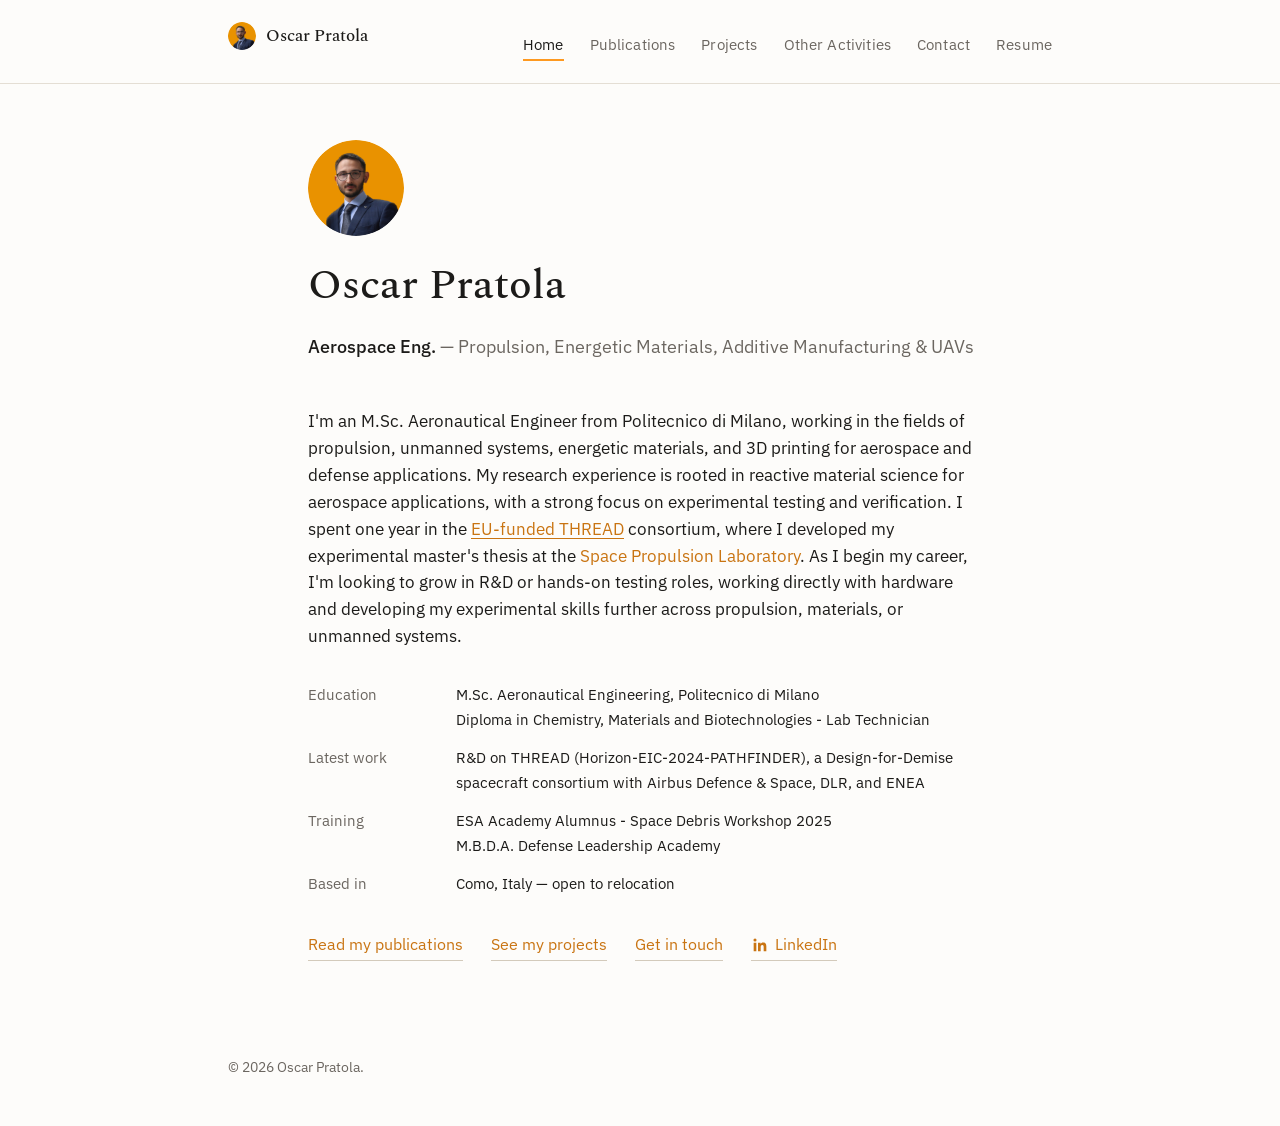
<file: index.html>
<!DOCTYPE html>
<html lang="en">
<head>
<meta charset="UTF-8">
<meta name="viewport" content="width=device-width, initial-scale=1">
<title>Oscar Pratola — Aerospace Eng.</title>
<meta name="description" content="Oscar Pratola, M.Sc. Aeronautical Engineer specializing in propulsion, energetic materials, additive manufacturing and UAVs.">
<link rel="preconnect" href="https://fonts.googleapis.com">
<link rel="preconnect" href="https://fonts.gstatic.com" crossorigin>
<link href="https://fonts.googleapis.com/css2?family=Spectral:wght@400;500;600&family=IBM+Plex+Sans:wght@400;500;600&display=swap" rel="stylesheet">
<link rel="stylesheet" href="style.css">
</head>
<body>

<div class="topbar">
  <div class="topbar-inner">
    <a class="brand" href="index.html"><img class="brand-avatar" src="images/profile.PNG" alt="">Oscar Pratola</a>
    <nav class="primary-nav" aria-label="Primary">
      <a href="index.html" aria-current="page">Home</a>
      <a href="publications.html">Publications</a>
      <a href="projects.html">Projects</a>
      <a href="otheractivities.html">Other Activities</a>
      <a href="contact.html">Contact</a>
      <a href="Documents/Oscar_Pratola_Resume.pdf" target="_blank" rel="noopener">Resume</a>
    </nav>
  </div>
</div>

<main>
  <section class="hero">
    <div class="hero-top">
      <img class="hero-photo" src="images/profile.PNG" alt="Oscar Pratola">
      <div class="hero-heading">
        <h1>Oscar Pratola</h1>
        <p class="role"><strong>Aerospace Eng.</strong> — Propulsion, Energetic Materials, Additive Manufacturing &amp; UAVs</p>
      </div>
    </div>

    <p class="intro">
      I'm an M.Sc. Aeronautical Engineer from Politecnico di Milano, working in the fields
      of propulsion, unmanned systems, energetic materials, and 3D printing for aerospace
      and defense applications. My research experience is rooted in reactive material
      science for aerospace applications, with a strong focus on experimental testing and
      verification. I spent one year in the <span class="accent-mark"><a href="https://www.thread-eic.eu/" target="_blank" rel="noopener">EU-funded THREAD</a></span>
      consortium, where I developed my experimental master's thesis at the
      <span class="accent-mark">Space Propulsion Laboratory</span>. As I begin my career,
      I'm looking to grow in R&amp;D or hands-on testing roles, working directly with
      hardware and developing my experimental skills further across propulsion,
      materials, or unmanned systems.
    </p>

    <dl class="credentials">
      <div class="credential-row">
        <dt>Education</dt>
        <dd>
          M.Sc. Aeronautical Engineering, Politecnico di Milano<br>
          Diploma in Chemistry, Materials and Biotechnologies - Lab Technician
        </dd>
      </div>
      <div class="credential-row">
        <dt>Latest work</dt>
        <dd>R&amp;D on THREAD (Horizon-EIC-2024-PATHFINDER), a Design-for-Demise spacecraft
          consortium with Airbus Defence &amp; Space, DLR, and ENEA</dd>
      </div>
      <div class="credential-row">
        <dt>Training</dt>
        <dd>ESA Academy Alumnus - Space Debris Workshop 2025<br>
          M.B.D.A. Defense Leadership Academy</dd>
      </div>
      <div class="credential-row">
        <dt>Based in</dt>
        <dd>Como, Italy — open to relocation</dd>
      </div>
    </dl>

    <div class="cta-row">
      <a href="publications.html">Read my publications</a>
      <a href="projects.html">See my projects</a>
      <a href="contact.html">Get in touch</a>
      <a href="https://www.linkedin.com/in/oscar-pratola" target="_blank" rel="noopener" class="cta-icon-link">
        <svg viewBox="0 0 24 24" width="18" height="18" fill="currentColor" aria-hidden="true">
          <path d="M20.45 20.45h-3.55v-5.57c0-1.33-.02-3.04-1.85-3.04-1.85 0-2.14 1.45-2.14 2.94v5.67H9.36V9h3.41v1.56h.05c.48-.9 1.63-1.85 3.36-1.85 3.6 0 4.27 2.37 4.27 5.45v6.29zM5.34 7.43a2.06 2.06 0 1 1 0-4.12 2.06 2.06 0 0 1 0 4.12zM7.12 20.45H3.56V9h3.56v11.45z"/>
        </svg>
        LinkedIn
      </a>
    </div>
  </section>
</main>

<footer>
  © 2026 Oscar Pratola.
</footer>

</body>
</html>
</file>
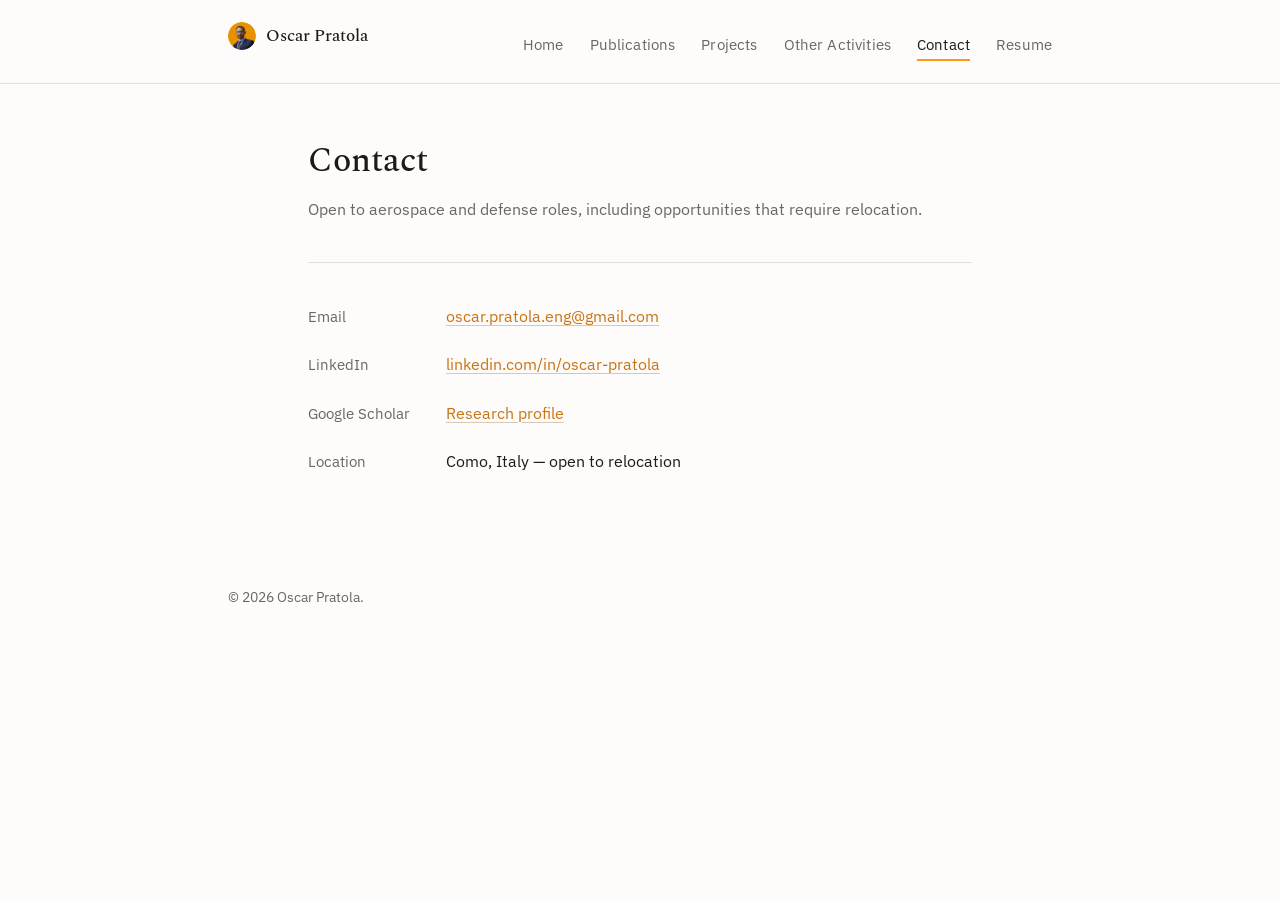
<file: contact.html>
<!DOCTYPE html>
<html lang="en">
<head>
<meta charset="UTF-8">
<meta name="viewport" content="width=device-width, initial-scale=1">
<title>Contact — Oscar Pratola</title>
<meta name="description" content="Get in touch with Oscar Pratola, Aerospace Engineer.">
<link rel="preconnect" href="https://fonts.googleapis.com">
<link rel="preconnect" href="https://fonts.gstatic.com" crossorigin>
<link href="https://fonts.googleapis.com/css2?family=Spectral:wght@400;500;600&family=IBM+Plex+Sans:wght@400;500;600&display=swap" rel="stylesheet">
<link rel="stylesheet" href="style.css">
</head>
<body>

<div class="topbar">
  <div class="topbar-inner">
    <a class="brand" href="index.html"><img class="brand-avatar" src="images/profile.PNG" alt="">Oscar Pratola</a>
    <nav class="primary-nav" aria-label="Primary">
      <a href="index.html">Home</a>
      <a href="publications.html">Publications</a>
      <a href="projects.html">Projects</a>
      <a href="otheractivities.html">Other Activities</a>
      <a href="contact.html" aria-current="page">Contact</a>
      <a href="Documents/Oscar_Pratola_Resume.pdf" target="_blank" rel="noopener">Resume</a>
    </nav>
  </div>
</div>

<main>
  <div class="page-header">
    <h1>Contact</h1>
    <p>Open to aerospace and defense roles, including opportunities that require relocation.</p>
  </div>

  <hr class="rule">

  <dl class="contact-list">
    <div class="contact-row">
      <dt>Email</dt>
      <dd><a href="mailto:oscar.pratola.eng@gmail.com">oscar.pratola.eng@gmail.com</a></dd>
    </div>
    <div class="contact-row">
      <dt>LinkedIn</dt>
      <dd><a href="https://www.linkedin.com/in/oscar-pratola" target="_blank" rel="noopener">linkedin.com/in/oscar-pratola</a></dd>
    </div>
    <div class="contact-row">
      <dt>Google Scholar</dt>
      <dd><a href="https://scholar.google.com/citations?user=RX9fEJoAAAAJ&hl=it&oi=ao" target="_blank" rel="noopener">Research profile</a></dd>
    </div>
    <div class="contact-row">
      <dt>Location</dt>
      <dd>Como, Italy — open to relocation</dd>
    </div>
  </dl>
</main>

<footer>
  © 2026 Oscar Pratola.
</footer>

</body>
</html>
</file>
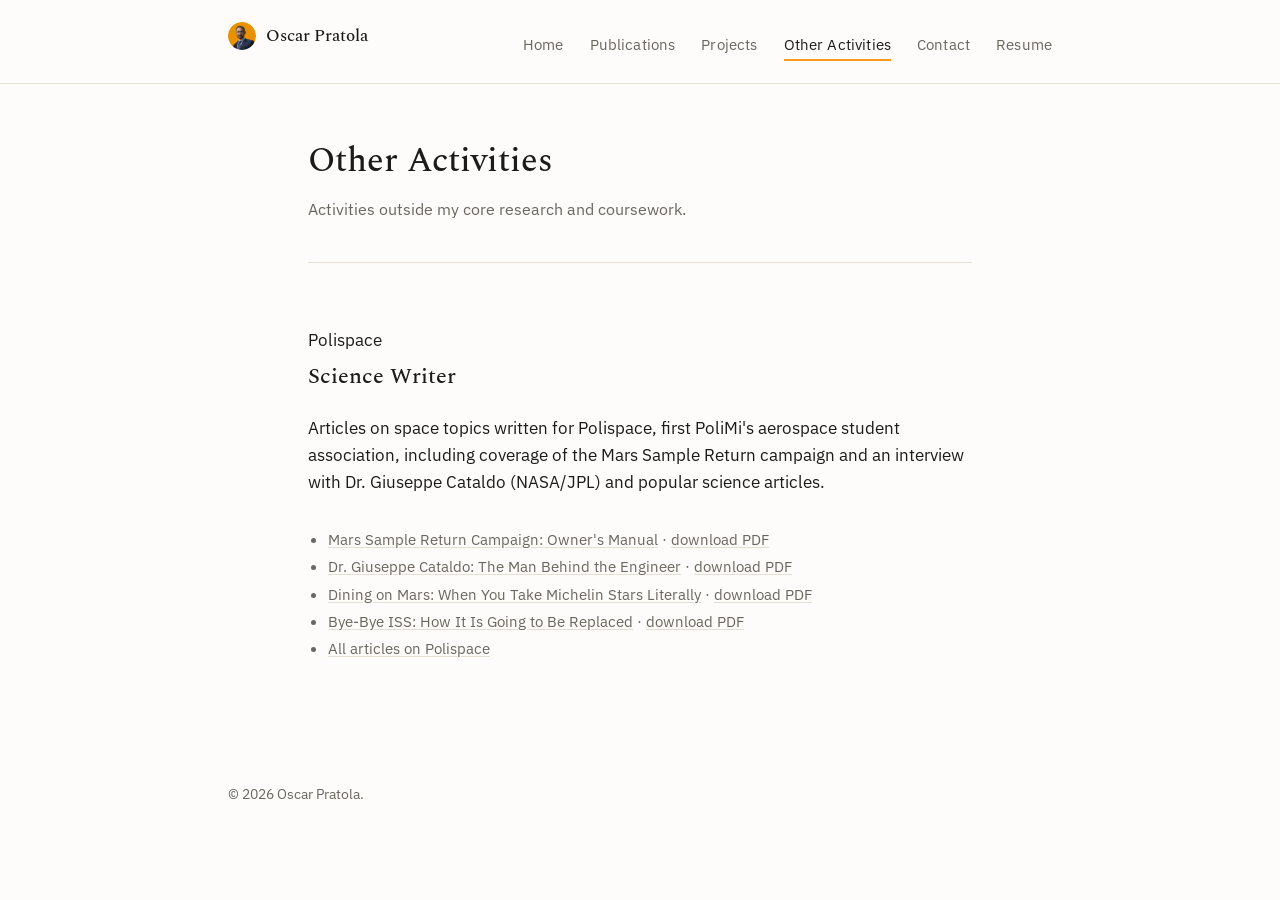
<file: otheractivities.html>
<!DOCTYPE html>
<html lang="en">
<head>
<meta charset="UTF-8">
<meta name="viewport" content="width=device-width, initial-scale=1">
<title>Other Activities | Oscar Pratola</title>
<meta name="description" content="Science writing and other activities by Oscar Pratola outside his core research and coursework.">
<link rel="preconnect" href="https://fonts.googleapis.com">
<link rel="preconnect" href="https://fonts.gstatic.com" crossorigin>
<link href="https://fonts.googleapis.com/css2?family=Spectral:wght@400;500;600&family=IBM+Plex+Sans:wght@400;500;600&display=swap" rel="stylesheet">
<link rel="stylesheet" href="style.css">
</head>
<body>

<div class="topbar">
  <div class="topbar-inner">
    <a class="brand" href="index.html"><img class="brand-avatar" src="images/profile.PNG" alt="">Oscar Pratola</a>
    <nav class="primary-nav" aria-label="Primary">
      <a href="index.html">Home</a>
      <a href="publications.html">Publications</a>
      <a href="projects.html">Projects</a>
      <a href="otheractivities.html" aria-current="page">Other Activities</a>
      <a href="contact.html">Contact</a>
      <a href="Documents/Oscar_Pratola_Resume.pdf" target="_blank" rel="noopener">Resume</a>
    </nav>
  </div>
</div>

<main>
  <div class="page-header">
    <h1>Other Activities</h1>
    <p>Activities outside my core research and coursework.</p>
  </div>

  <hr class="rule">

  <div class="project-index">

    <div class="project-index-card">
      <span class="tag">Polispace</span>
      <h2>Science Writer</h2>
      <p>Articles on space topics written for Polispace, first PoliMi's aerospace student
        association, including coverage of the Mars Sample Return campaign and an interview
        with Dr. Giuseppe Cataldo (NASA/JPL) and popular science articles.</p>
      <ul class="project-list">
        <li><a href="https://polispace.it/mars-sample-return-campaign-owners-manual/" target="_blank" rel="noopener">Mars Sample Return Campaign: Owner's Manual</a>
          · <a href="Documents/articles/polispace-mars-sample-return-owners-manual.pdf" target="_blank" rel="noopener">download PDF</a>
        </li>
        <li><a href="https://polispace.it/dr-giuseppe-cataldo-the-man-behind-the-engineer/" target="_blank" rel="noopener">Dr. Giuseppe Cataldo: The Man Behind the Engineer</a>
          · <a href="Documents/articles/polispace-dr-giuseppe-cataldo-interview.pdf" target="_blank" rel="noopener">download PDF</a>
        </li>
        <li><a href="https://polispace.it/dining-on-mars-when-you-take-michelin-stars-literally/" target="_blank" rel="noopener">Dining on Mars: When You Take Michelin Stars Literally</a>
          · <a href="Documents/articles/polispace-dining-on-mars.pdf" target="_blank" rel="noopener">download PDF</a>
        </li>
        <li><a href="https://polispace.it/bye-bye-i-s-s-how-it-is-going-to-be-replaced/" target="_blank" rel="noopener">Bye-Bye ISS: How It Is Going to Be Replaced</a>
          · <a href="Documents/articles/polispace-bye-bye-iss.pdf" target="_blank" rel="noopener">download PDF</a>
        </li>
        <li><a href="https://polispace.it/author/oscarp/" target="_blank" rel="noopener">All articles on Polispace</a></li>
      </ul>
    </div>

  </div>
</main>

<footer>
  © 2026 Oscar Pratola.
</footer>

</body>
</html>
</file>
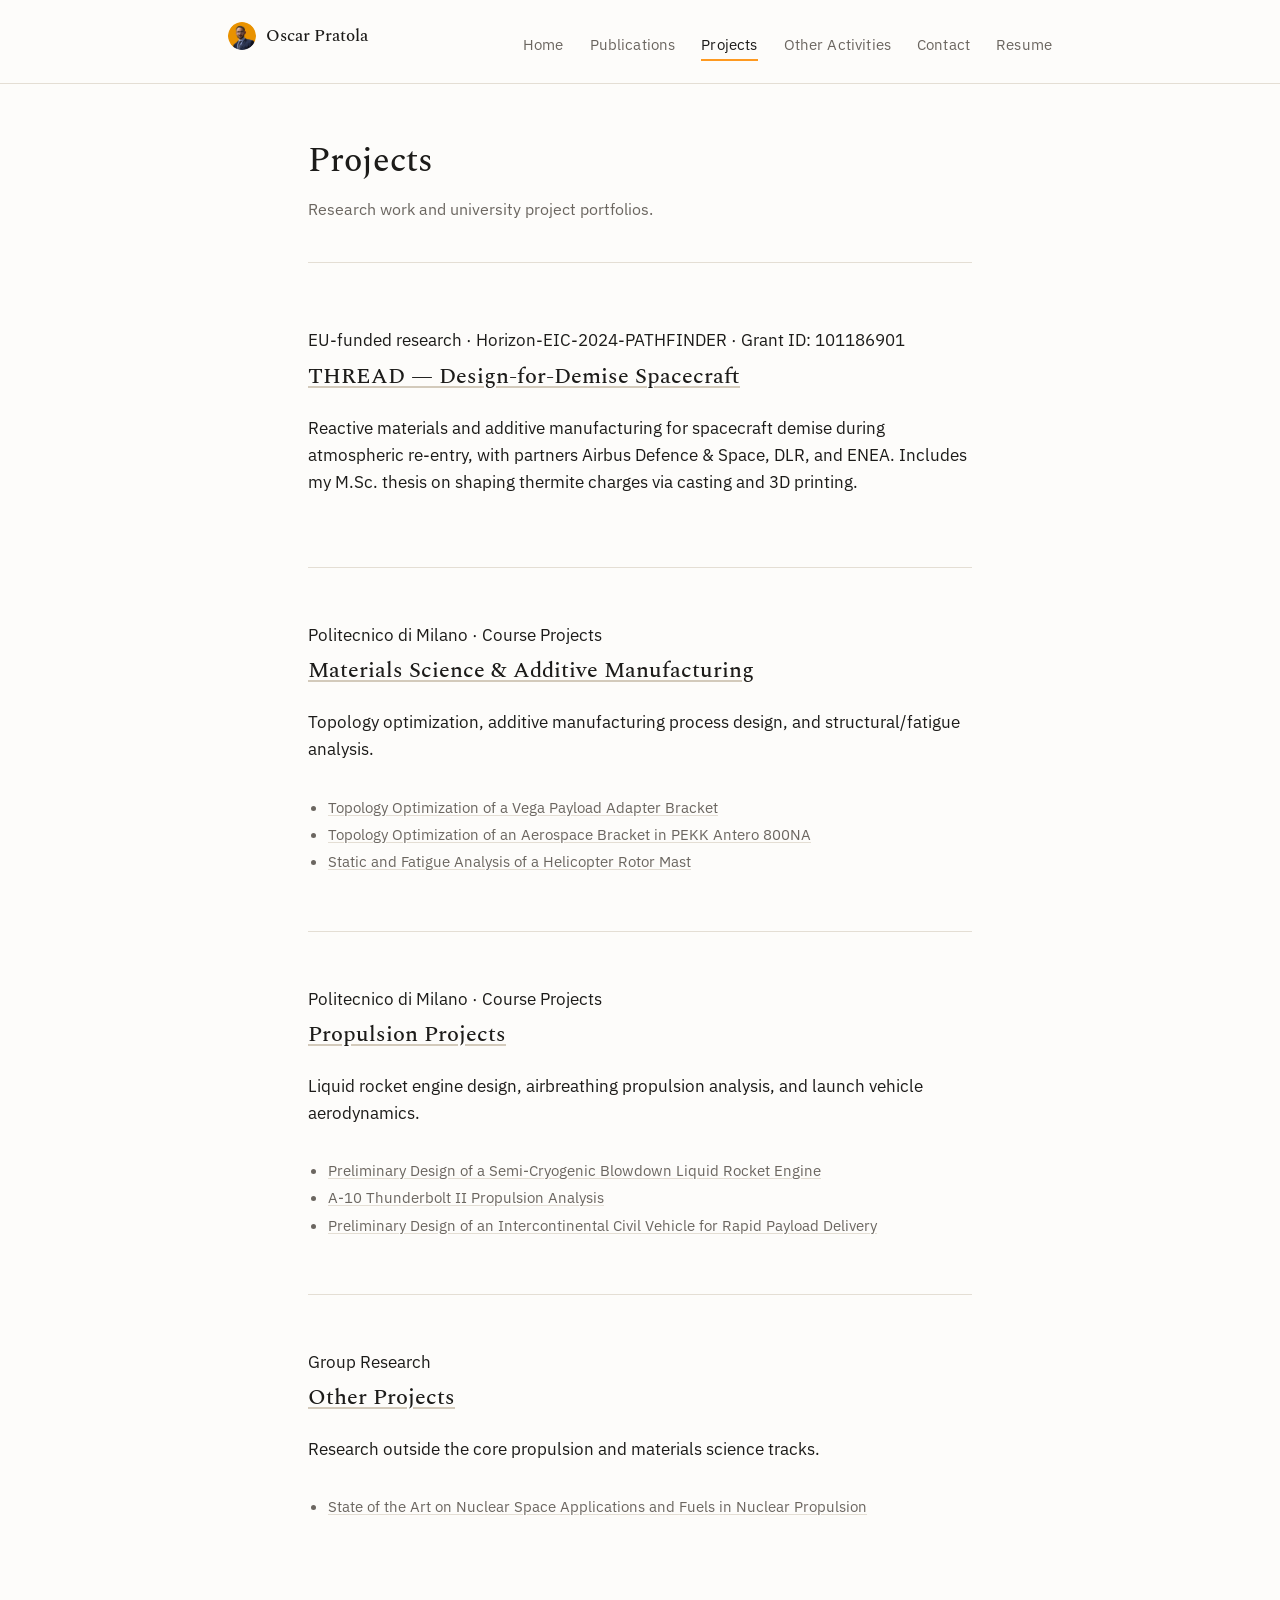
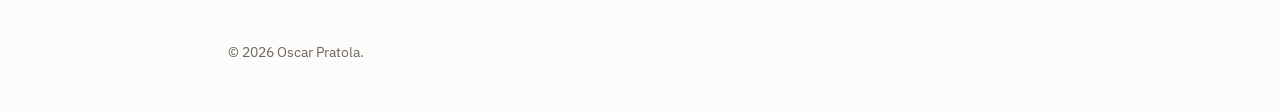
<file: projects.html>
<!DOCTYPE html>
<html lang="en">
<head>
<meta charset="UTF-8">
<meta name="viewport" content="width=device-width, initial-scale=1">
<title>Projects — Oscar Pratola</title>
<meta name="description" content="Research and academic projects by Oscar Pratola, including the THREAD spacecraft demise consortium and university project portfolios.">
<link rel="preconnect" href="https://fonts.googleapis.com">
<link rel="preconnect" href="https://fonts.gstatic.com" crossorigin>
<link href="https://fonts.googleapis.com/css2?family=Spectral:wght@400;500;600&family=IBM+Plex+Sans:wght@400;500;600&display=swap" rel="stylesheet">
<link rel="stylesheet" href="style.css">
</head>
<body>

<div class="topbar">
  <div class="topbar-inner">
    <a class="brand" href="index.html"><img class="brand-avatar" src="images/profile.PNG" alt="">Oscar Pratola</a>
    <nav class="primary-nav" aria-label="Primary">
      <a href="index.html">Home</a>
      <a href="publications.html">Publications</a>
      <a href="projects.html" aria-current="page">Projects</a>
      <a href="otheractivities.html">Other Activities</a>
      <a href="contact.html">Contact</a>
      <a href="Documents/Oscar_Pratola_Resume.pdf" target="_blank" rel="noopener">Resume</a>
    </nav>
  </div>
</div>

<main>
  <div class="page-header">
    <h1>Projects</h1>
    <p>Research work and university project portfolios.</p>
  </div>

  <hr class="rule">

  <div class="project-index">

    <div class="project-index-card">
      <span class="tag">EU-funded research · Horizon-EIC-2024-PATHFINDER · Grant ID: 101186901</span>
      <h2><a href="projects/thread-t4d.html">THREAD — Design-for-Demise Spacecraft</a></h2>
      <p>Reactive materials and additive manufacturing for spacecraft demise during
        atmospheric re-entry, with partners Airbus Defence &amp; Space, DLR, and ENEA. Includes
        my M.Sc. thesis on shaping thermite charges via casting and 3D printing.</p>
    </div>

    <hr class="entry-divider">

    <div class="project-index-card">
      <span class="tag">Politecnico di Milano · Course Projects</span>
      <h2><a href="projects/materials-science.html">Materials Science &amp; Additive Manufacturing</a></h2>
      <p>Topology optimization, additive manufacturing process design, and structural/fatigue
        analysis.</p>
      <ul class="project-list">
        <li><a href="projects/materials-science.html#vega-bracket">Topology Optimization of a Vega Payload Adapter Bracket</a></li>
        <li><a href="projects/materials-science.html#pekk-bracket">Topology Optimization of an Aerospace Bracket in PEKK Antero 800NA</a></li>
        <li><a href="projects/materials-science.html#rotor-mast">Static and Fatigue Analysis of a Helicopter Rotor Mast</a></li>
      </ul>
    </div>

    <hr class="entry-divider">

    <div class="project-index-card">
      <span class="tag">Politecnico di Milano · Course Projects</span>
      <h2><a href="projects/propulsion.html">Propulsion Projects</a></h2>
      <p>Liquid rocket engine design, airbreathing propulsion analysis, and launch vehicle
        aerodynamics.</p>
      <ul class="project-list">
        <li><a href="projects/propulsion.html#semi-cryo">Preliminary Design of a Semi-Cryogenic Blowdown Liquid Rocket Engine</a></li>
        <li><a href="projects/propulsion.html#a10">A-10 Thunderbolt II Propulsion Analysis</a></li>
        <li><a href="projects/propulsion.html#icbm">Preliminary Design of an Intercontinental Civil Vehicle for Rapid Payload Delivery</a></li>
      </ul>
    </div>

    <hr class="entry-divider">

    <div class="project-index-card">
      <span class="tag">Group Research</span>
      <h2><a href="projects/other-projects.html">Other Projects</a></h2>
      <p>Research outside the core propulsion and materials science tracks.</p>
      <ul class="project-list">
        <li><a href="projects/other-projects.html#nuclear">State of the Art on Nuclear Space Applications and Fuels in Nuclear Propulsion</a></li>
      </ul>
    </div>

  </div>
</main>

<footer>
  © 2026 Oscar Pratola.
</footer>

</body>
</html>
</file>
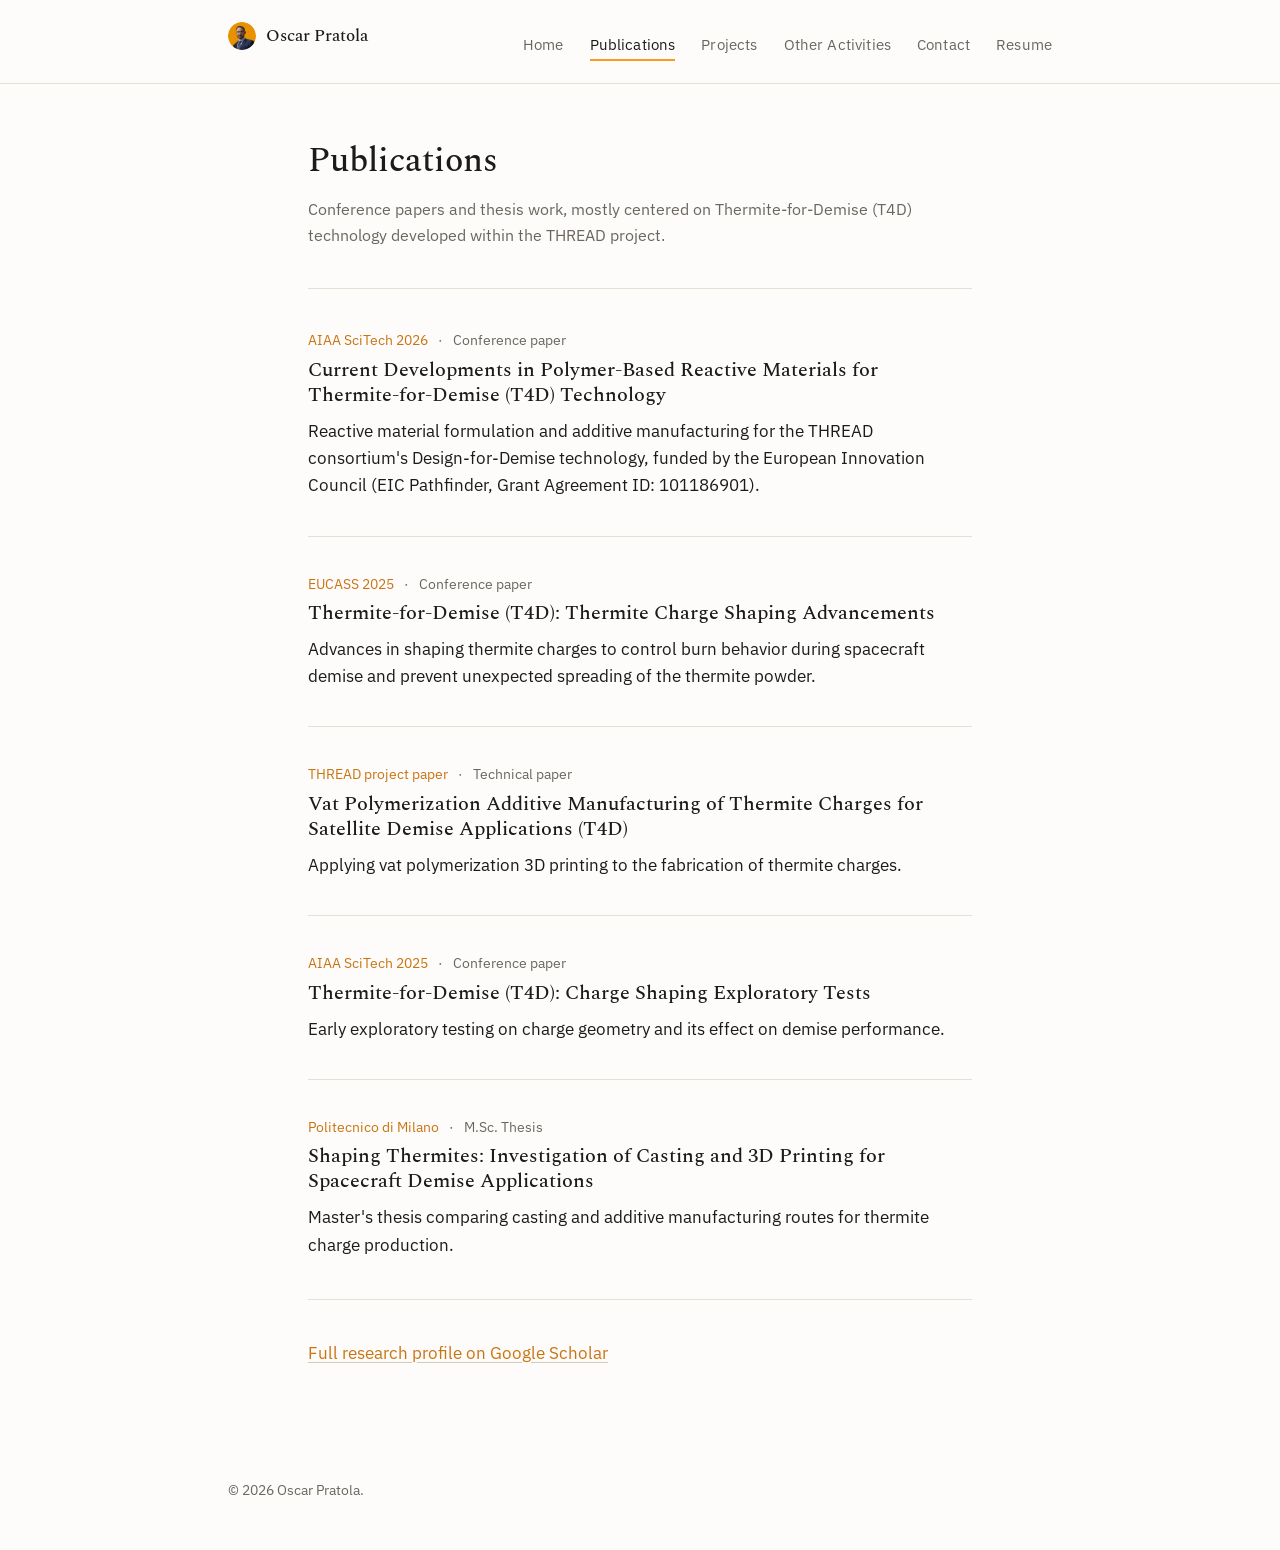
<file: publications.html>
<!DOCTYPE html>
<html lang="en">
<head>
<meta charset="UTF-8">
<meta name="viewport" content="width=device-width, initial-scale=1">
<title>Publications — Oscar Pratola</title>
<meta name="description" content="Peer-reviewed conference papers and thesis work by Oscar Pratola on thermite-for-demise technology and spacecraft materials.">
<link rel="preconnect" href="https://fonts.googleapis.com">
<link rel="preconnect" href="https://fonts.gstatic.com" crossorigin>
<link href="https://fonts.googleapis.com/css2?family=Spectral:wght@400;500;600&family=IBM+Plex+Sans:wght@400;500;600&display=swap" rel="stylesheet">
<link rel="stylesheet" href="style.css">
</head>
<body>

<div class="topbar">
  <div class="topbar-inner">
    <a class="brand" href="index.html"><img class="brand-avatar" src="images/profile.PNG" alt="">Oscar Pratola</a>
    <nav class="primary-nav" aria-label="Primary">
      <a href="index.html">Home</a>
      <a href="publications.html" aria-current="page">Publications</a>
      <a href="projects.html">Projects</a>
      <a href="otheractivities.html">Other Activities</a>
      <a href="contact.html">Contact</a>
      <a href="Documents/Oscar_Pratola_Resume.pdf" target="_blank" rel="noopener">Resume</a>
    </nav>
  </div>
</div>

<main>
  <div class="page-header">
    <h1>Publications</h1>
    <p>Conference papers and thesis work, mostly centered on Thermite-for-Demise (T4D)
      technology developed within the THREAD project.</p>
  </div>

  <hr class="rule">

  <div class="entry-list">

    <div class="entry">
      <div class="entry-meta"><span class="venue">AIAA SciTech 2026</span><span>·</span><span>Conference paper</span></div>
      <h2><a href="https://doi.org/10.2514/6.2026-0646" target="_blank" rel="noopener">Current Developments in Polymer-Based Reactive Materials for Thermite-for-Demise (T4D) Technology</a></h2>
      <p>Reactive material formulation and additive manufacturing for the THREAD consortium's Design-for-Demise technology, funded by the European Innovation Council (EIC Pathfinder, Grant Agreement ID: 101186901).</p>
    </div>

    <hr class="entry-divider">

    <div class="entry">
      <div class="entry-meta"><span class="venue">EUCASS 2025</span><span>·</span><span>Conference paper</span></div>
      <h2><a href="https://doi.org/10.13009/EUCASS2025-716" target="_blank" rel="noopener">Thermite-for-Demise (T4D): Thermite Charge Shaping Advancements</a></h2>
      <p>Advances in shaping thermite charges to control burn behavior during spacecraft demise and prevent unexpected spreading of the thermite powder.</p>
    </div>

    <hr class="entry-divider">

    <div class="entry">
      <div class="entry-meta"><span class="venue">THREAD project paper</span><span>·</span><span>Technical paper</span></div>
      <h2><a href="https://www.thread-eic.eu/wp-content/uploads/2025/11/THREAD_paper_02_Vat-polymerization-additive-manufacturing.pdf" target="_blank" rel="noopener">Vat Polymerization Additive Manufacturing of Thermite Charges for Satellite Demise Applications (T4D)</a></h2>
      <p>Applying vat polymerization 3D printing to the fabrication of thermite charges.</p>
    </div>

    <hr class="entry-divider">

    <div class="entry">
      <div class="entry-meta"><span class="venue">AIAA SciTech 2025</span><span>·</span><span>Conference paper</span></div>
      <h2><a href="https://doi.org/10.2514/6.2025-1761" target="_blank" rel="noopener">Thermite-for-Demise (T4D): Charge Shaping Exploratory Tests</a></h2>
      <p>Early exploratory testing on charge geometry and its effect on demise performance.</p>
    </div>

    <hr class="entry-divider">

    <div class="entry">
      <div class="entry-meta"><span class="venue">Politecnico di Milano</span><span>·</span><span>M.Sc. Thesis</span></div>
      <h2><a href="https://hdl.handle.net/10589/244025" target="_blank" rel="noopener">Shaping Thermites: Investigation of Casting and 3D Printing for Spacecraft Demise Applications</a></h2>
      <p>Master's thesis comparing casting and additive manufacturing routes for thermite charge production.</p>
    </div>

  </div>

  <hr class="rule">

  <p><a href="https://scholar.google.com/citations?user=RX9fEJoAAAAJ&hl=it&oi=ao" target="_blank" rel="noopener">Full research profile on Google Scholar</a></p>
</main>

<footer>
  © 2026 Oscar Pratola.
</footer>

</body>
</html>
</file>
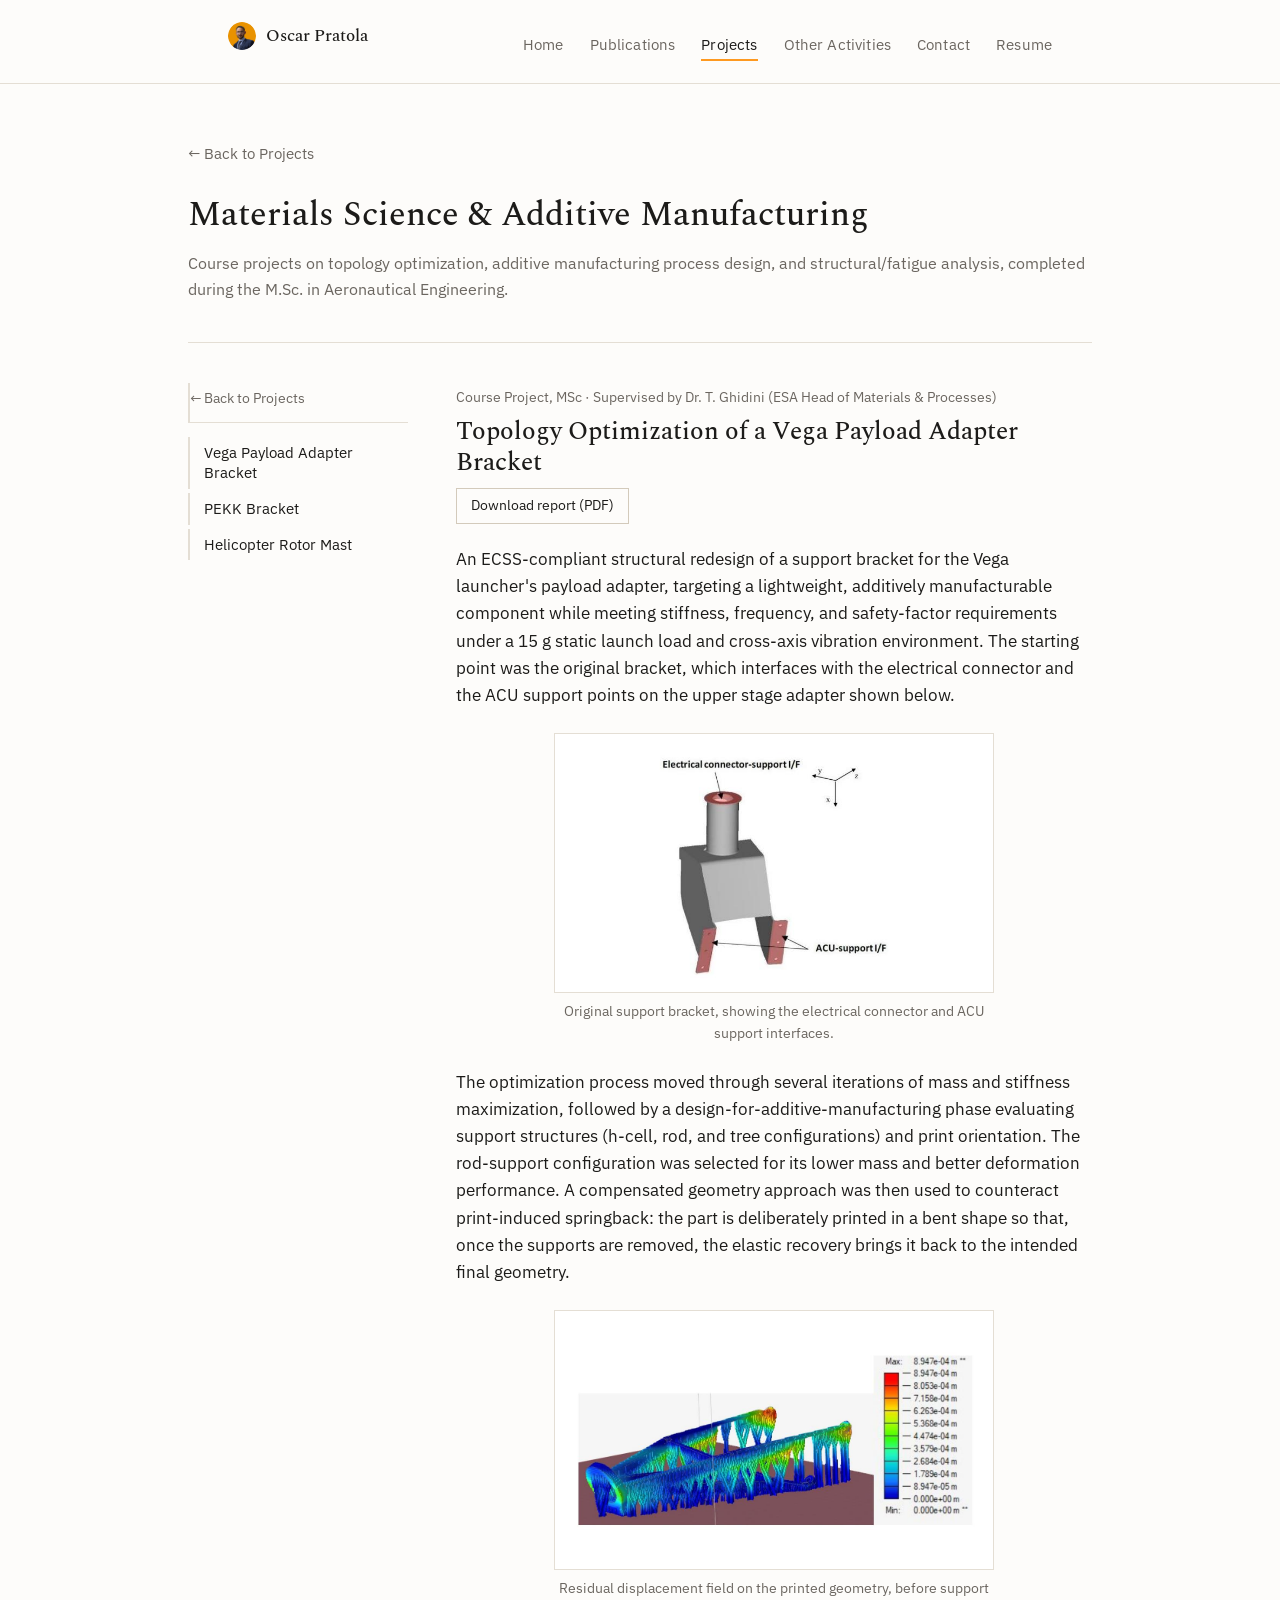
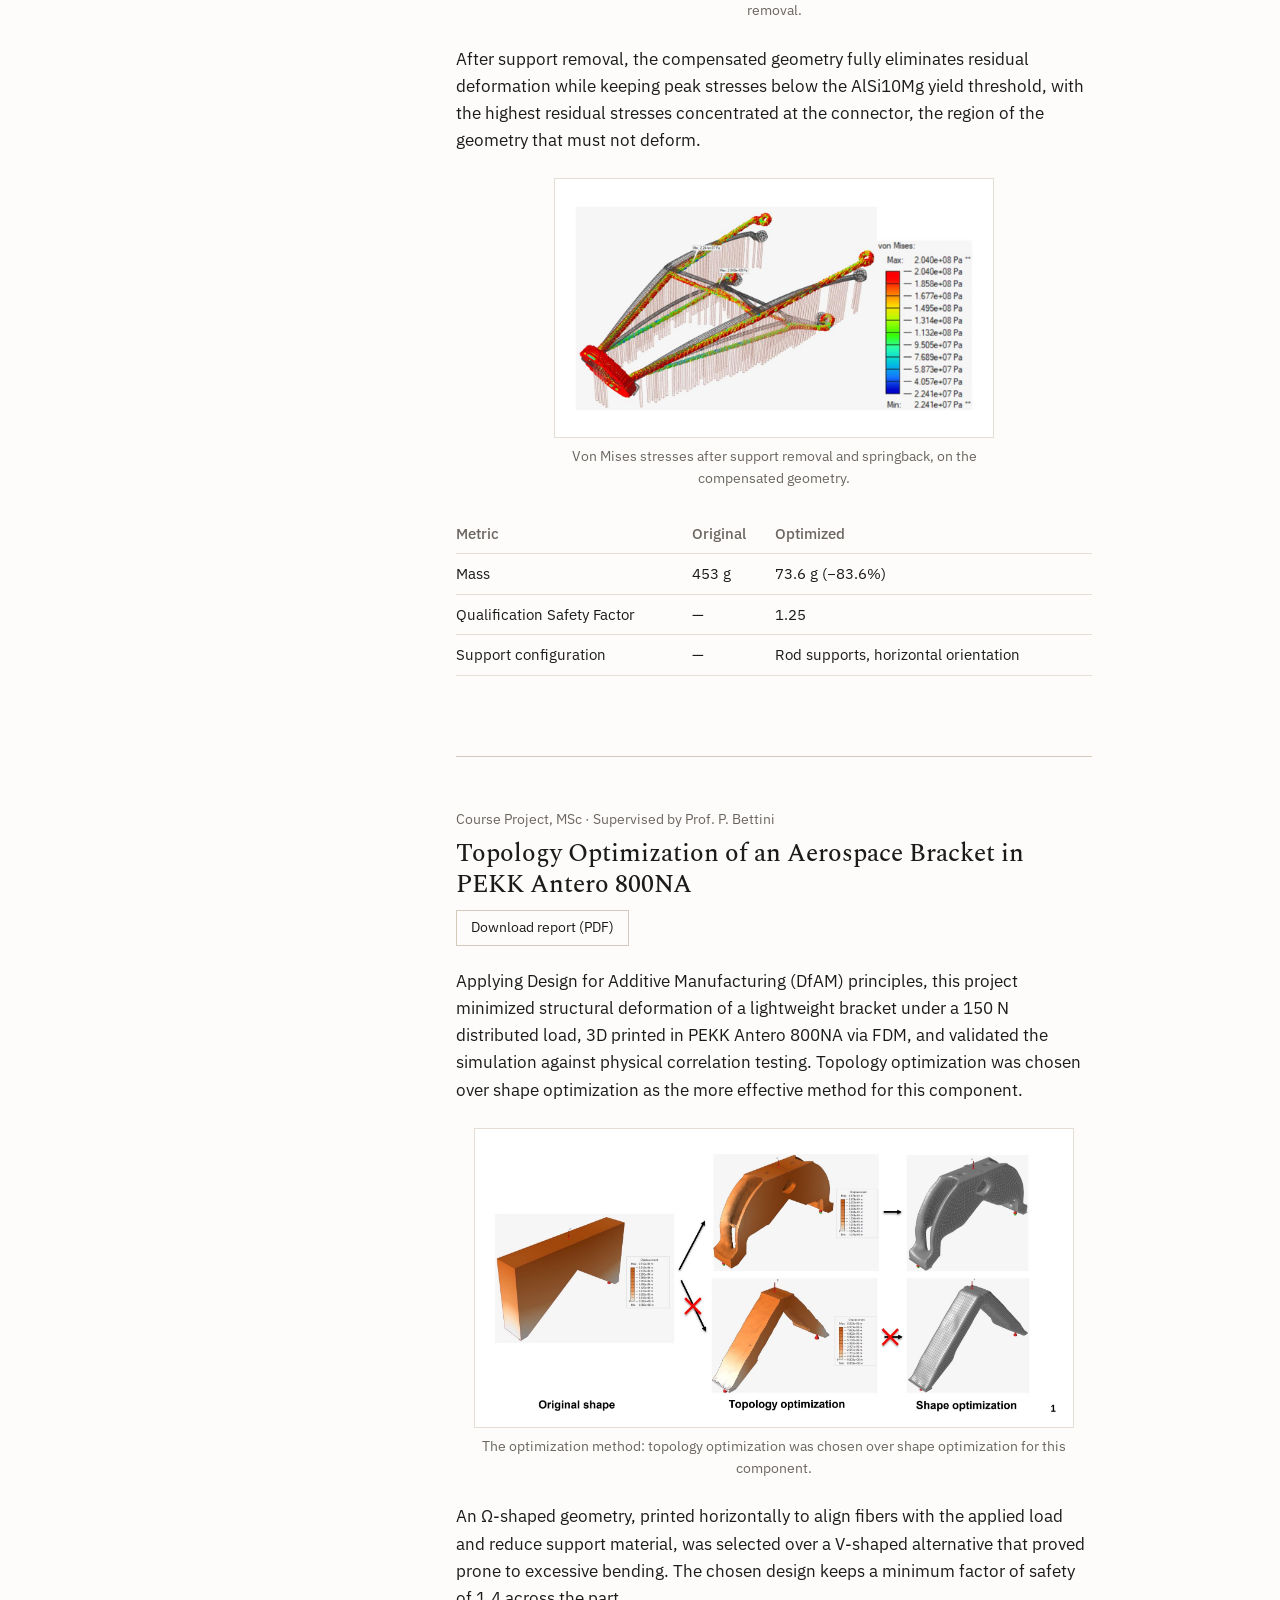
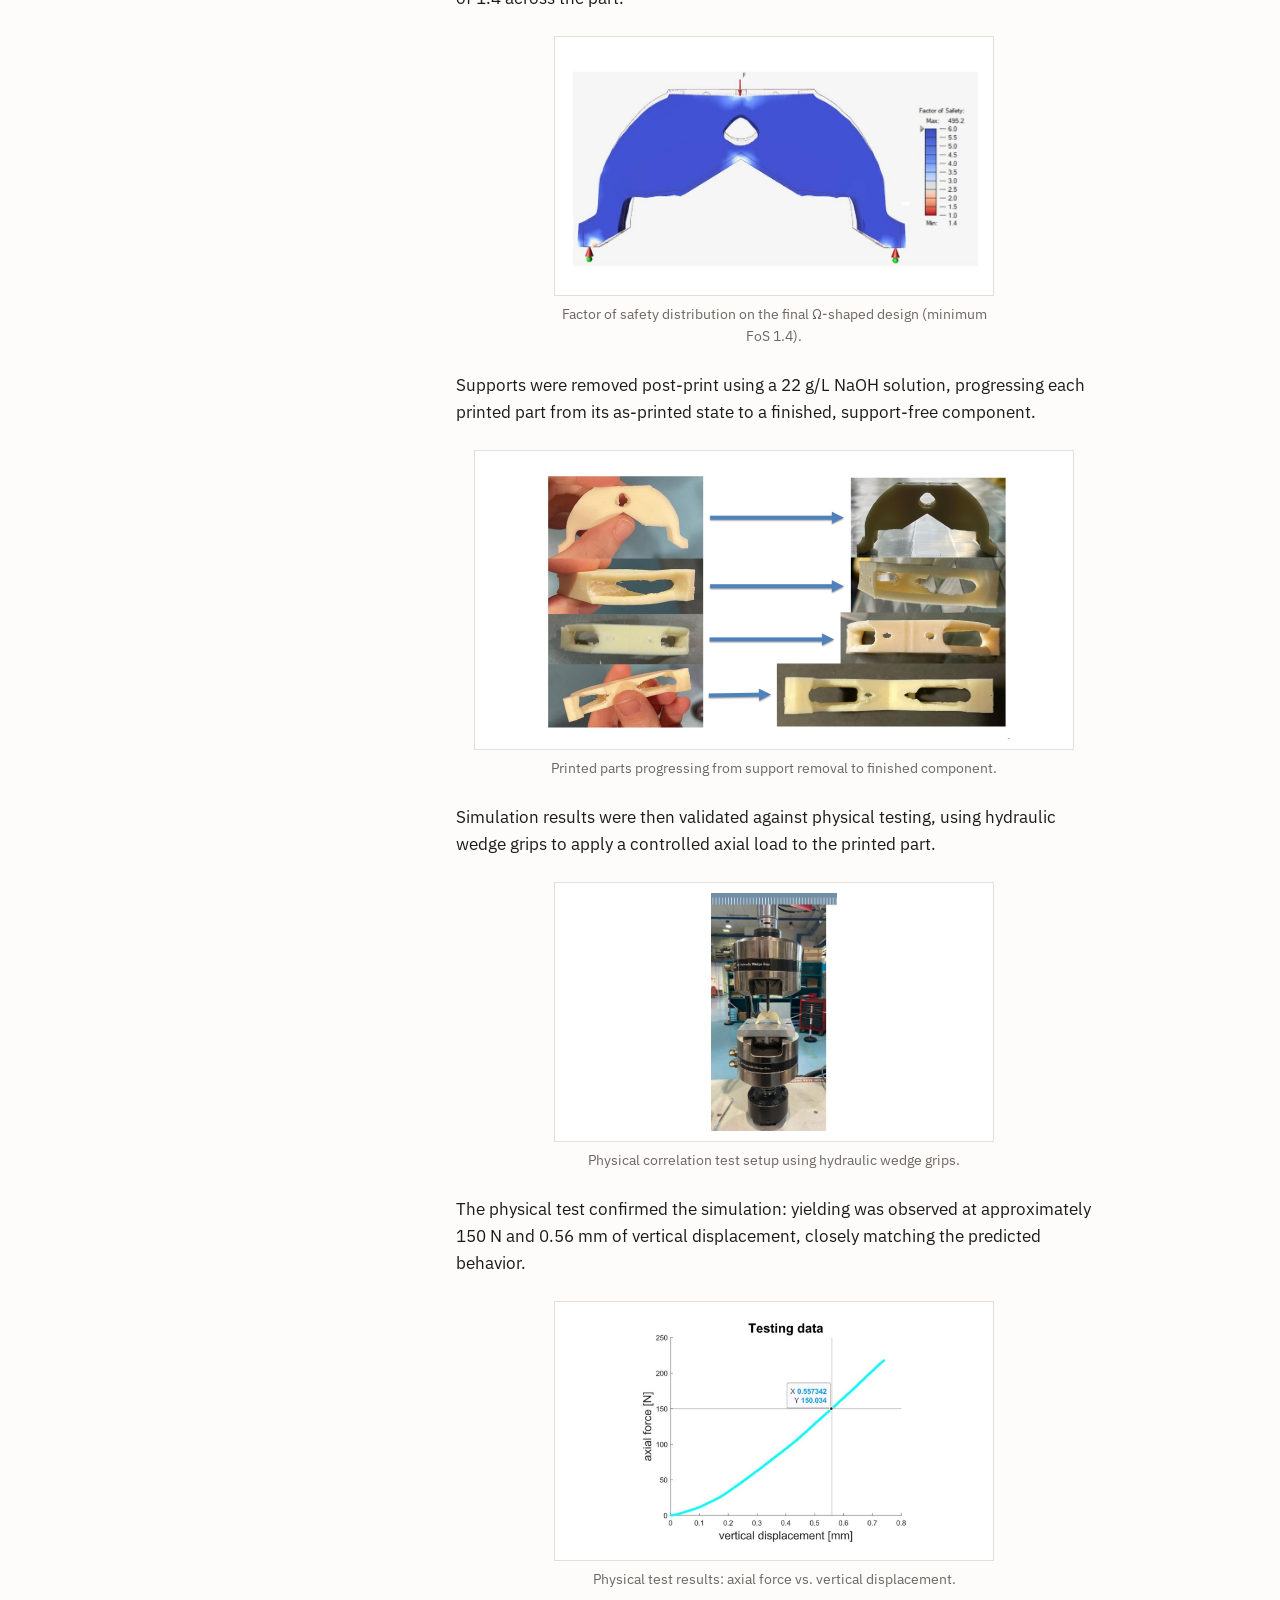
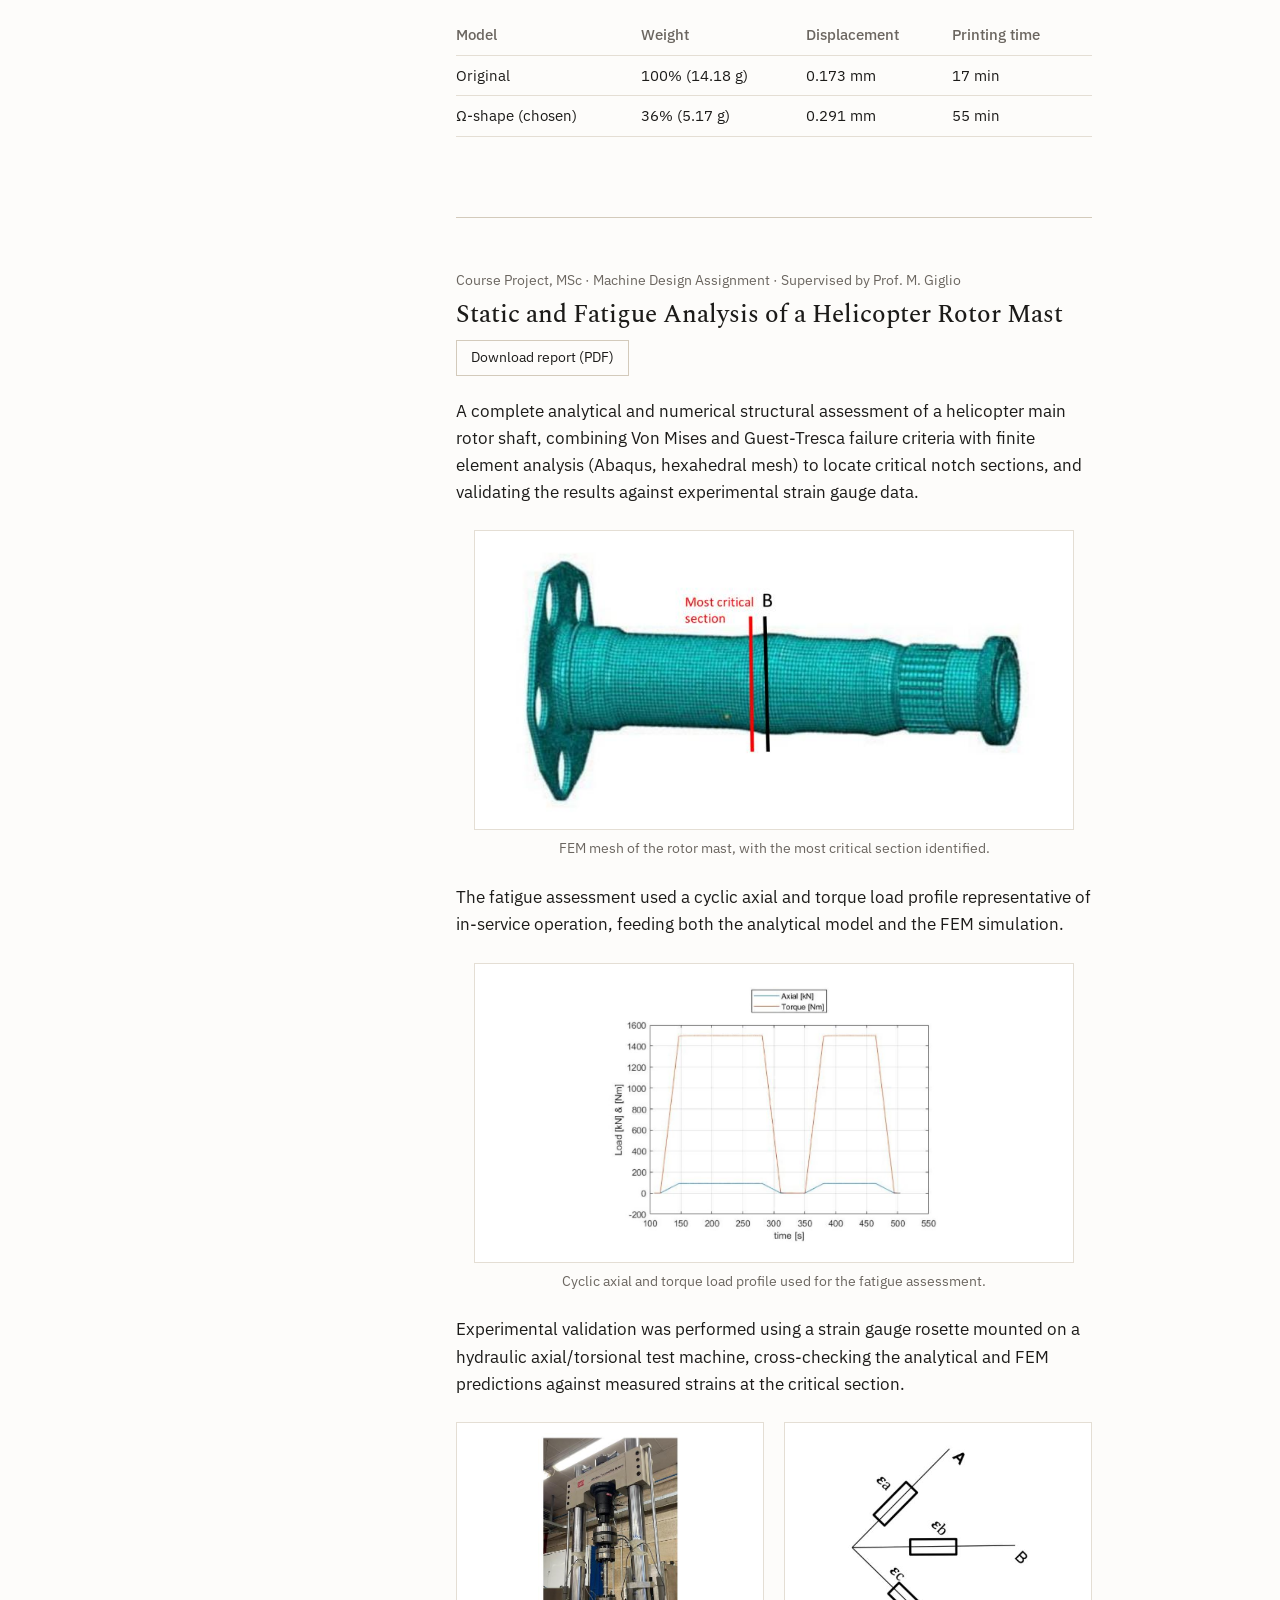
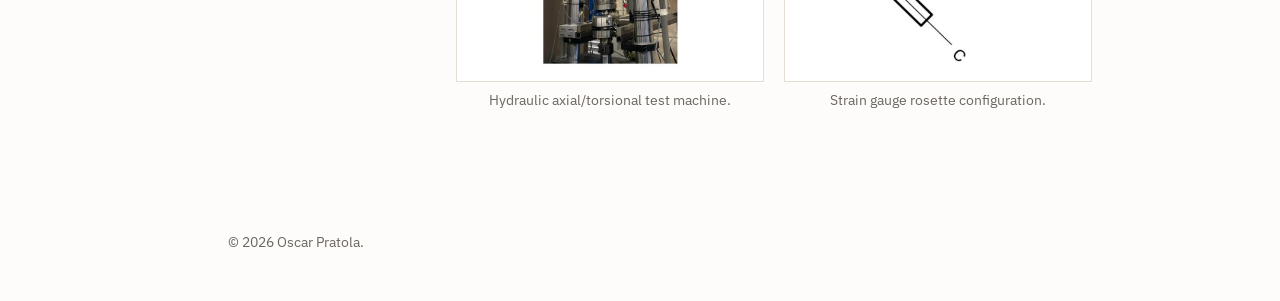
<file: projects/materials-science.html>
<!DOCTYPE html>
<html lang="en">
<head>
<meta charset="UTF-8">
<meta name="viewport" content="width=device-width, initial-scale=1">
<title>Materials Science &amp; Additive Manufacturing | Oscar Pratola</title>
<meta name="description" content="Course projects on topology optimization, additive manufacturing, and structural analysis by Oscar Pratola.">
<link rel="preconnect" href="https://fonts.googleapis.com">
<link rel="preconnect" href="https://fonts.gstatic.com" crossorigin>
<link href="https://fonts.googleapis.com/css2?family=Spectral:wght@400;500;600&family=IBM+Plex+Sans:wght@400;500;600&display=swap" rel="stylesheet">
<link rel="stylesheet" href="../style.css">
</head>
<body>

<div class="topbar">
  <div class="topbar-inner">
    <a class="brand" href="../index.html"><img class="brand-avatar" src="../images/profile.PNG" alt="">Oscar Pratola</a>
    <nav class="primary-nav" aria-label="Primary">
      <a href="../index.html">Home</a>
      <a href="../publications.html">Publications</a>
      <a href="../projects.html" aria-current="page">Projects</a>
      <a href="../otheractivities.html">Other Activities</a>
      <a href="../contact.html">Contact</a>
      <a href="../Documents/Oscar_Pratola_Resume.pdf" target="_blank" rel="noopener">Resume</a>
    </nav>
  </div>
</div>

<main class="with-toc">
  <a class="back-link" href="../projects.html">← Back to Projects</a>

  <div class="page-header">
    <h1>Materials Science &amp; Additive Manufacturing</h1>
    <p>Course projects on topology optimization, additive manufacturing process design,
      and structural/fatigue analysis, completed during the M.Sc. in Aeronautical Engineering.</p>
  </div>

  <hr class="rule">

  <div class="project-layout">
    <nav class="project-toc" aria-label="Projects on this page">
      <a class="toc-back" href="https://oscarpratolaeng.github.io/projects.html">← Back to Projects</a>
      <a href="#vega-bracket">Vega Payload Adapter Bracket</a>
      <a href="#pekk-bracket">PEKK Bracket</a>
      <a href="#rotor-mast">Helicopter Rotor Mast</a>
    </nav>

    <div class="project-content">

  <!-- ===================== VEGA BRACKET ===================== -->
  <div class="project-section" id="vega-bracket">
    <div class="project-section-header">
      <span class="tag">Course Project, MSc · Supervised by Dr. T. Ghidini (ESA Head of Materials &amp; Processes)</span>
      <h2>Topology Optimization of a Vega Payload Adapter Bracket</h2>
      <a class="project-download" href="../Documents/ProjectsReport/AM_Optimization_of_the_support_bracket_for_the_payload_adapter_of_Vega_launcher_Additive_Manufacturing.pdf" target="_blank" rel="noopener">Download report (PDF)</a>
    </div>

    <p>An ECSS-compliant structural redesign of a support bracket for the Vega launcher's
      payload adapter, targeting a lightweight, additively manufacturable component while
      meeting stiffness, frequency, and safety-factor requirements under a 15 g static
      launch load and cross-axis vibration environment. The starting point was the original
      bracket, which interfaces with the electrical connector and the ACU support points on
      the upper stage adapter shown below.</p>

    <figure class="figure-inline">
      <div class="frame"><img src="../images/projects/vega-bracket/component-overview.jpg" alt="Overview of the original bracket component with electrical connector and ACU support interfaces labeled"></div>
      <figcaption>Original support bracket, showing the electrical connector and ACU support interfaces.</figcaption>
    </figure>

    <p>The optimization process moved through several iterations of mass and stiffness
      maximization, followed by a design-for-additive-manufacturing phase evaluating
      support structures (h-cell, rod, and tree configurations) and print orientation. The
      rod-support configuration was selected for its lower mass and better deformation
      performance. A compensated geometry approach was then used to counteract
      print-induced springback: the part is deliberately printed in a bent shape so that,
      once the supports are removed, the elastic recovery brings it back to the intended
      final geometry.</p>

    <figure class="figure-inline">
      <div class="frame"><img src="../images/projects/vega-bracket/residual-displacement.jpg" alt="Displacement map on the printed geometry showing residual stresses after printing"></div>
      <figcaption>Residual displacement field on the printed geometry, before support removal.</figcaption>
    </figure>

    <p>After support removal, the compensated geometry fully eliminates residual
      deformation while keeping peak stresses below the AlSi10Mg yield threshold, with the
      highest residual stresses concentrated at the connector, the region of the geometry
      that must not deform.</p>

    <figure class="figure-inline">
      <div class="frame"><img src="../images/projects/vega-bracket/vonmises-after-springback.jpg" alt="Von Mises stress map after support removal and springback"></div>
      <figcaption>Von Mises stresses after support removal and springback, on the compensated geometry.</figcaption>
    </figure>

    <table class="results-table">
      <tr><th>Metric</th><th>Original</th><th>Optimized</th></tr>
      <tr><td>Mass</td><td>453 g</td><td>73.6 g (−83.6%)</td></tr>
      <tr><td>Qualification Safety Factor</td><td>—</td><td>1.25</td></tr>
      <tr><td>Support configuration</td><td>—</td><td>Rod supports, horizontal orientation</td></tr>
    </table>
  </div>

  <hr class="entry-divider">

  <!-- ===================== PEKK BRACKET ===================== -->
  <div class="project-section" id="pekk-bracket">
    <div class="project-section-header">
      <span class="tag">Course Project, MSc · Supervised by Prof. P. Bettini</span>
      <h2>Topology Optimization of an Aerospace Bracket in PEKK Antero 800NA</h2>
      <a class="project-download" href="../Documents/ProjectsReport/Topology%20Optimization%20of%20a%20Support%20in%20PEKK%20Antero%20800NA%20Manufactured%20with%20Additive%20Manufacturing.pdf" target="_blank" rel="noopener">Download report (PDF)</a>
    </div>

    <p>Applying Design for Additive Manufacturing (DfAM) principles, this project
      minimized structural deformation of a lightweight bracket under a 150 N distributed
      load, 3D printed in PEKK Antero 800NA via FDM, and validated the simulation against
      physical correlation testing. Topology optimization was chosen over shape
      optimization as the more effective method for this component.</p>

    <figure class="figure-inline wide">
      <div class="frame"><img src="../images/projects/pekk-bracket/optimization-method.jpg" alt="Conceptual comparison between topology optimization and shape optimization methods"></div>
      <figcaption>The optimization method: topology optimization was chosen over shape optimization for this component.</figcaption>
    </figure>

    <p>An Ω-shaped geometry, printed horizontally to align fibers with the applied load
      and reduce support material, was selected over a V-shaped alternative that proved
      prone to excessive bending. The chosen design keeps a minimum factor of safety of 1.4
      across the part.</p>

    <figure class="figure-inline">
      <div class="frame"><img src="../images/projects/pekk-bracket/factor-of-safety-map.jpg" alt="Factor of safety map on the final Omega-shaped bracket geometry"></div>
      <figcaption>Factor of safety distribution on the final Ω-shaped design (minimum FoS 1.4).</figcaption>
    </figure>

    <p>Supports were removed post-print using a 22 g/L NaOH solution, progressing each
      printed part from its as-printed state to a finished, support-free component.</p>

    <figure class="figure-inline wide">
      <div class="frame"><img src="../images/projects/pekk-bracket/support-removal-sequence.jpg" alt="Sequence of printed PEKK parts from support removal to finished component"></div>
      <figcaption>Printed parts progressing from support removal to finished component.</figcaption>
    </figure>

    <p>Simulation results were then validated against physical testing, using hydraulic
      wedge grips to apply a controlled axial load to the printed part.</p>

    <figure class="figure-inline">
      <div class="frame"><img src="../images/projects/pekk-bracket/hydraulic-test-setup.jpg" alt="PEKK bracket mounted in a hydraulic wedge grip tensile testing machine"></div>
      <figcaption>Physical correlation test setup using hydraulic wedge grips.</figcaption>
    </figure>

    <p>The physical test confirmed the simulation: yielding was observed at approximately
      150 N and 0.56 mm of vertical displacement, closely matching the predicted behavior.</p>

    <figure class="figure-inline">
      <div class="frame"><img src="../images/projects/pekk-bracket/test-results-graph.jpg" alt="Graph of axial force versus vertical displacement from physical testing"></div>
      <figcaption>Physical test results: axial force vs. vertical displacement.</figcaption>
    </figure>

    <table class="results-table">
      <tr><th>Model</th><th>Weight</th><th>Displacement</th><th>Printing time</th></tr>
      <tr><td>Original</td><td>100% (14.18 g)</td><td>0.173 mm</td><td>17 min</td></tr>
      <tr><td>Ω-shape (chosen)</td><td>36% (5.17 g)</td><td>0.291 mm</td><td>55 min</td></tr>
    </table>
  </div>

  <hr class="entry-divider">

  <!-- ===================== ROTOR MAST ===================== -->
  <div class="project-section" id="rotor-mast">
    <div class="project-section-header">
      <span class="tag">Course Project, MSc · Machine Design Assignment · Supervised by Prof. M. Giglio</span>
      <h2>Static and Fatigue Analysis of a Helicopter Rotor Mast</h2>
      <a class="project-download" href="../Documents/ProjectsReport/Analysis%20of%20Helicopter%20Rotor%20Mast%20-%20Machine%20Design%20Assignment.pdf" target="_blank" rel="noopener">Download report (PDF)</a>
    </div>

    <p>A complete analytical and numerical structural assessment of a helicopter main
      rotor shaft, combining Von Mises and Guest-Tresca failure criteria with finite
      element analysis (Abaqus, hexahedral mesh) to locate critical notch sections, and
      validating the results against experimental strain gauge data.</p>

    <figure class="figure-inline wide">
      <div class="frame"><img src="../images/projects/rotor-mast/fem-mesh-critical-section.jpg" alt="Finite element mesh of the rotor mast with the critical section highlighted"></div>
      <figcaption>FEM mesh of the rotor mast, with the most critical section identified.</figcaption>
    </figure>

    <p>The fatigue assessment used a cyclic axial and torque load profile representative
      of in-service operation, feeding both the analytical model and the FEM simulation.</p>

    <figure class="figure-inline wide">
      <div class="frame"><img src="../images/projects/rotor-mast/fatigue-load-profile.jpg" alt="Graph of cyclic axial and torque loading over time used for fatigue evaluation"></div>
      <figcaption>Cyclic axial and torque load profile used for the fatigue assessment.</figcaption>
    </figure>

    <p>Experimental validation was performed using a strain gauge rosette mounted on a
      hydraulic axial/torsional test machine, cross-checking the analytical and FEM
      predictions against measured strains at the critical section.</p>

    <div class="figure-pair">
      <figure class="figure-inline">
        <div class="frame"><img src="../images/projects/rotor-mast/hydraulic-test-machine.jpg" alt="Hydraulic axial and torsional test machine used for experimental validation"></div>
        <figcaption>Hydraulic axial/torsional test machine.</figcaption>
      </figure>
      <figure class="figure-inline">
        <div class="frame"><img src="../images/projects/rotor-mast/strain-gauge-rosette.jpg" alt="Schematic of a three-element strain gauge rosette configuration"></div>
        <figcaption>Strain gauge rosette configuration.</figcaption>
      </figure>
    </div>
  </div>

    </div>
  </div>
</main>

<footer>
  © 2026 Oscar Pratola.
</footer>

</body>
</html>
</file>
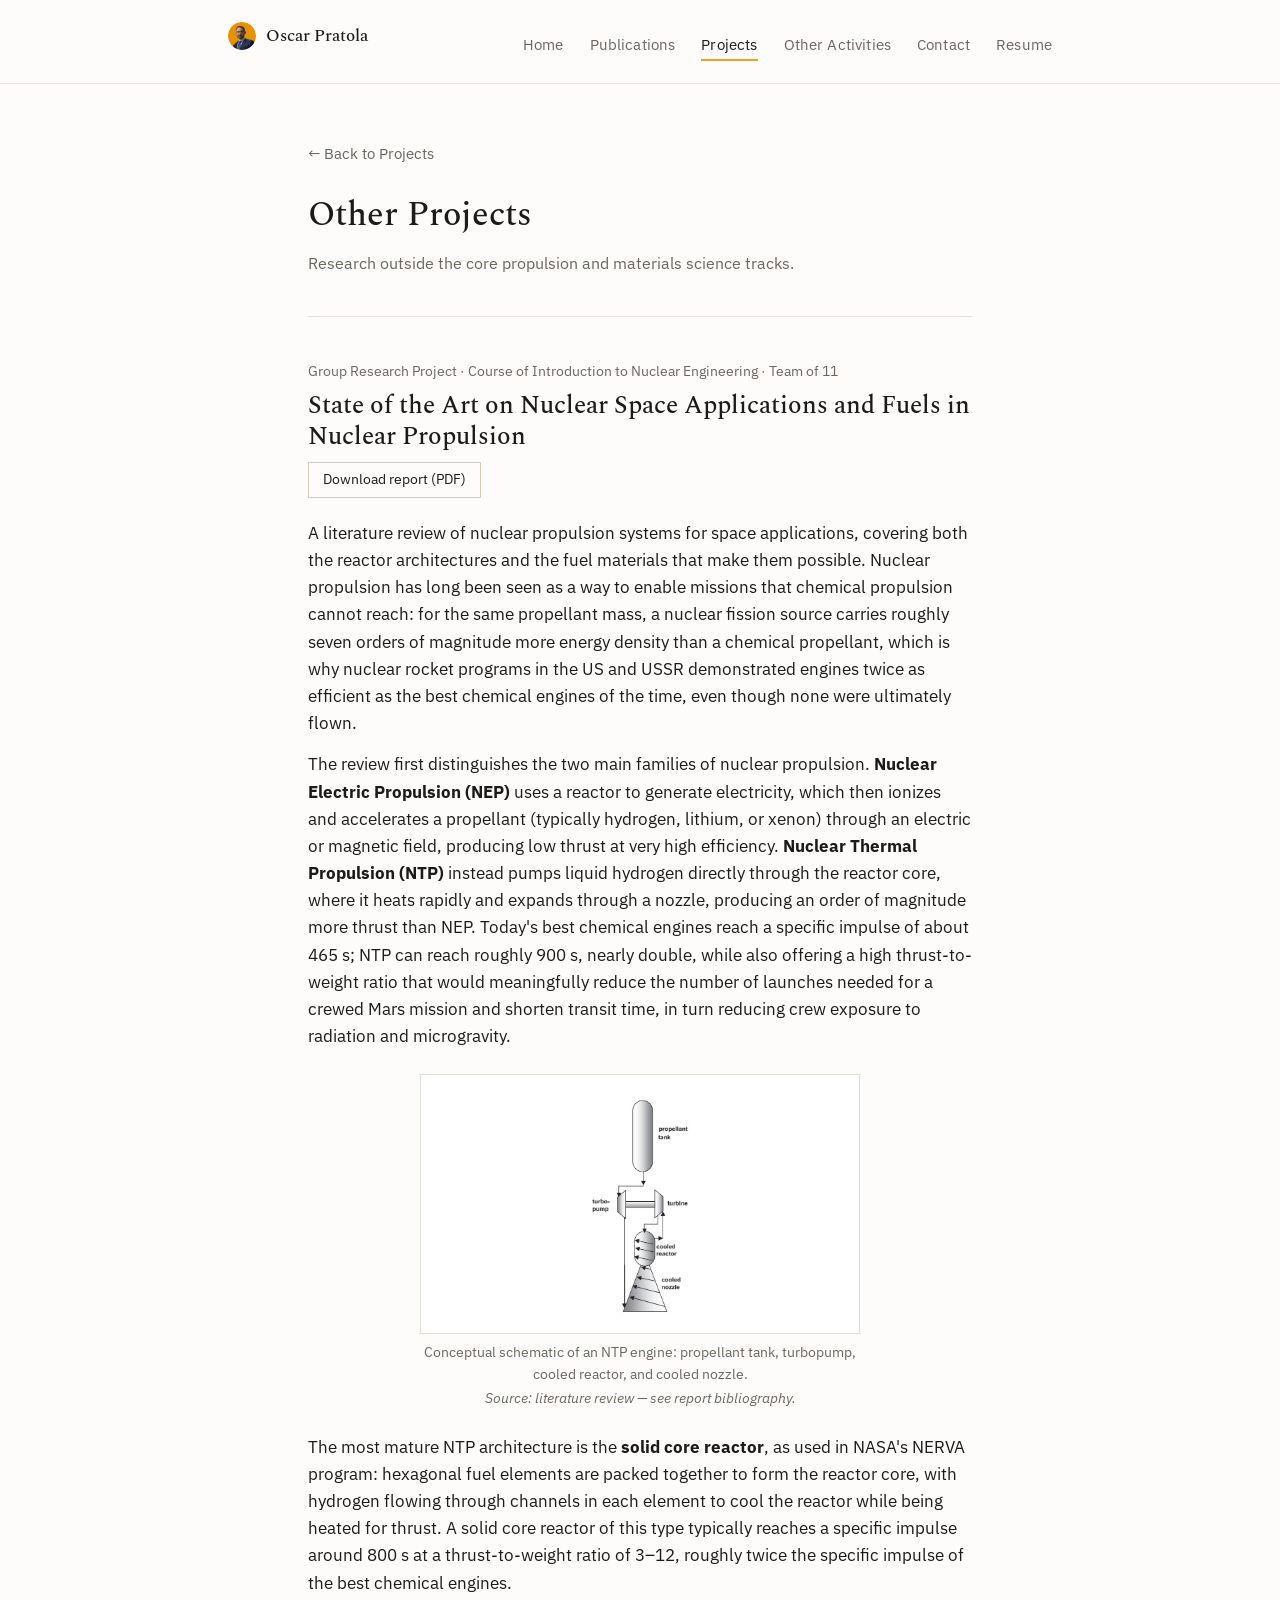
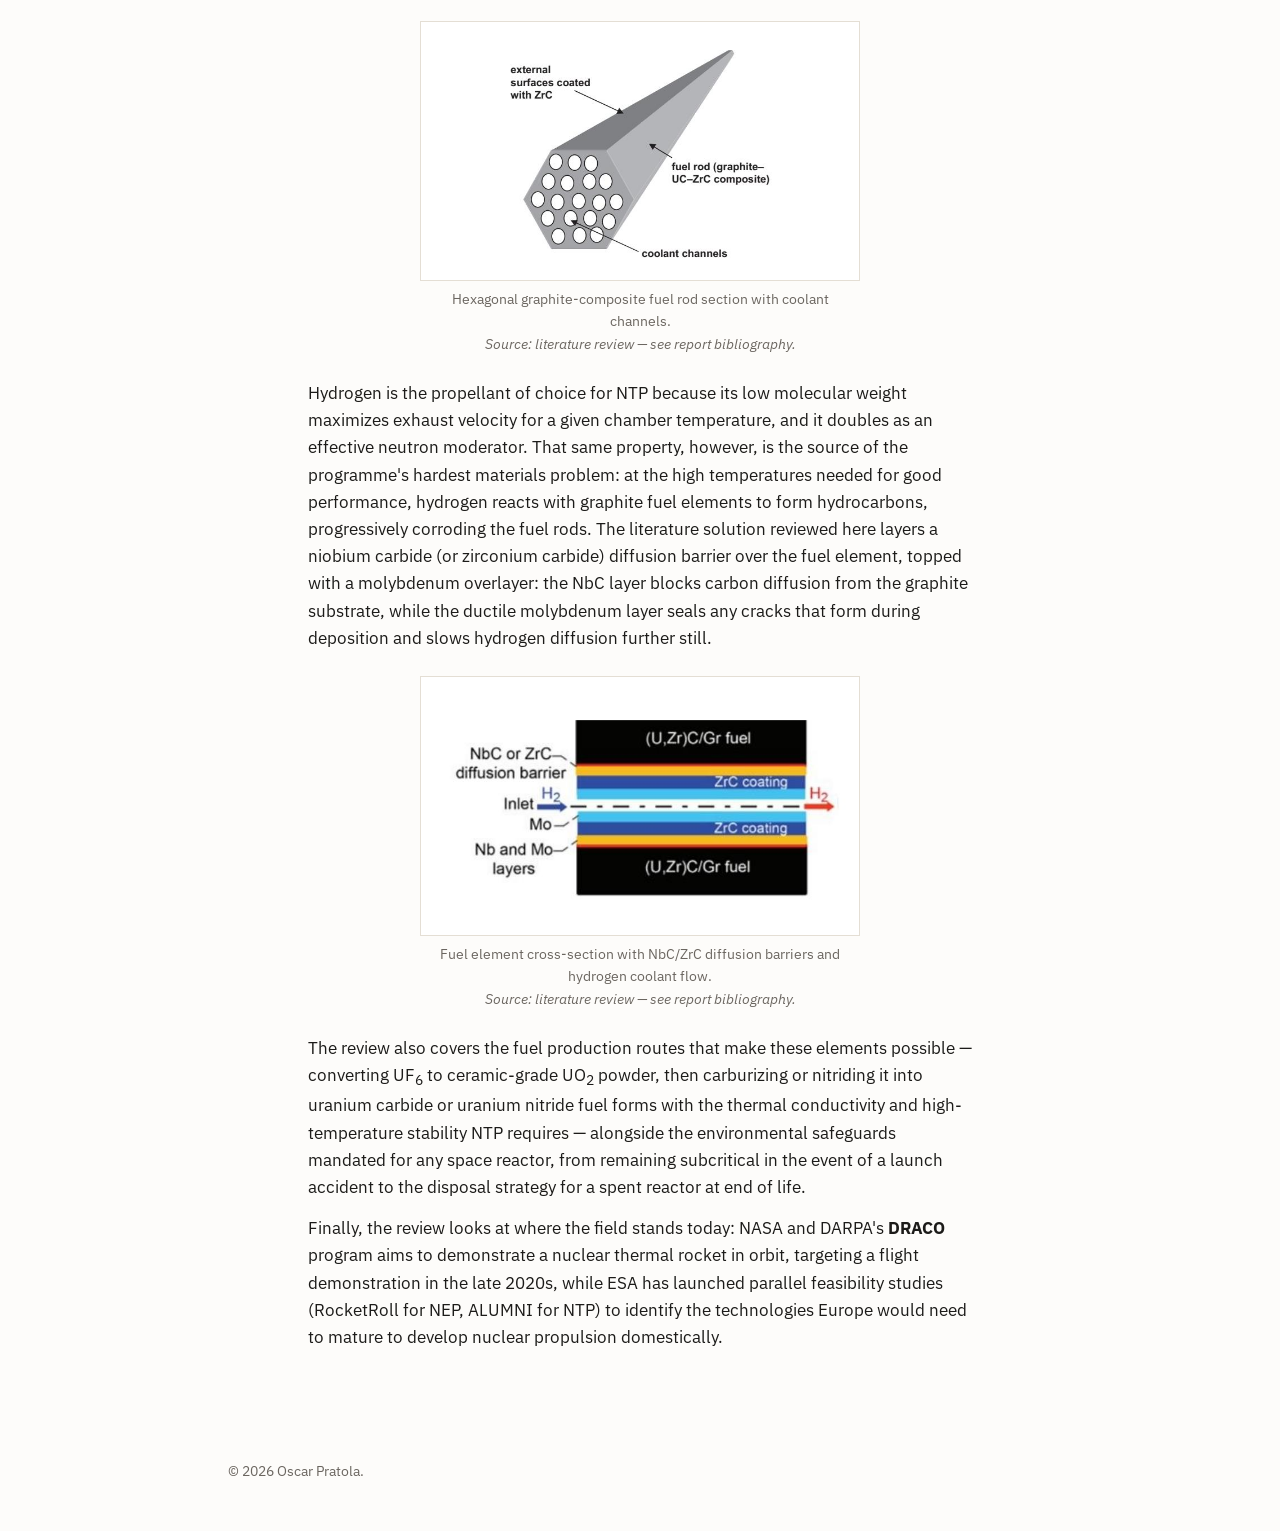
<file: projects/other-projects.html>
<!DOCTYPE html>
<html lang="en">
<head>
<meta charset="UTF-8">
<meta name="viewport" content="width=device-width, initial-scale=1">
<title>Other Projects | Oscar Pratola</title>
<meta name="description" content="Additional research projects by Oscar Pratola outside the core propulsion and materials science tracks, including nuclear space propulsion.">
<link rel="preconnect" href="https://fonts.googleapis.com">
<link rel="preconnect" href="https://fonts.gstatic.com" crossorigin>
<link href="https://fonts.googleapis.com/css2?family=Spectral:wght@400;500;600&family=IBM+Plex+Sans:wght@400;500;600&display=swap" rel="stylesheet">
<link rel="stylesheet" href="../style.css">
</head>
<body>

<div class="topbar">
  <div class="topbar-inner">
    <a class="brand" href="../index.html"><img class="brand-avatar" src="../images/profile.PNG" alt="">Oscar Pratola</a>
    <nav class="primary-nav" aria-label="Primary">
      <a href="../index.html">Home</a>
      <a href="../publications.html">Publications</a>
      <a href="../projects.html" aria-current="page">Projects</a>
      <a href="../otheractivities.html">Other Activities</a>
      <a href="../contact.html">Contact</a>
      <a href="../Documents/Oscar_Pratola_Resume.pdf" target="_blank" rel="noopener">Resume</a>
    </nav>
  </div>
</div>

<main>
  <a class="back-link" href="../projects.html">← Back to Projects</a>

  <div class="page-header">
    <h1>Other Projects</h1>
    <p>Research outside the core propulsion and materials science tracks.</p>
  </div>

  <hr class="rule">

  <!-- ===================== NUCLEAR PROPULSION ===================== -->
  <div class="project-section" id="nuclear">
    <div class="project-section-header">
      <span class="tag">Group Research Project · Course of Introduction to Nuclear Engineering · Team of 11</span>
      <h2>State of the Art on Nuclear Space Applications and Fuels in Nuclear Propulsion</h2>
      <a class="project-download" href="../Documents/ProjectsReport/State%20of%20Art%20on%20Nuclear%20Space%20Applications%20and%20Fuels%20in%20Nuclear%20Propulsion.pdf" target="_blank" rel="noopener">Download report (PDF)</a>
    </div>

    <p>A literature review of nuclear propulsion systems for space applications, covering
      both the reactor architectures and the fuel materials that make them possible.
      Nuclear propulsion has long been seen as a way to enable missions that chemical
      propulsion cannot reach: for the same propellant mass, a nuclear fission source
      carries roughly seven orders of magnitude more energy density than a chemical
      propellant, which is why nuclear rocket programs in the US and USSR demonstrated
      engines twice as efficient as the best chemical engines of the time, even though none
      were ultimately flown.</p>

    <p>The review first distinguishes the two main families of nuclear propulsion.
      <strong>Nuclear Electric Propulsion (NEP)</strong> uses a reactor to generate
      electricity, which then ionizes and accelerates a propellant (typically hydrogen,
      lithium, or xenon) through an electric or magnetic field, producing low thrust at
      very high efficiency. <strong>Nuclear Thermal Propulsion (NTP)</strong> instead
      pumps liquid hydrogen directly through the reactor core, where it heats rapidly and
      expands through a nozzle, producing an order of magnitude more thrust than NEP.
      Today's best chemical engines reach a specific impulse of about 465 s; NTP can
      reach roughly 900 s, nearly double, while also offering a high thrust-to-weight
      ratio that would meaningfully reduce the number of launches needed for a crewed
      Mars mission and shorten transit time, in turn reducing crew exposure to radiation
      and microgravity.</p>

    <figure class="figure-inline">
      <div class="frame"><img src="../images/projects/nuclear/ntp-engine-schematic.jpg" alt="Block diagram of a nuclear thermal propulsion engine showing propellant tank, turbopump, reactor, and nozzle"></div>
      <figcaption>Conceptual schematic of an NTP engine: propellant tank, turbopump, cooled reactor, and cooled nozzle.
        <span class="source-note">Source: literature review — see report bibliography.</span>
      </figcaption>
    </figure>

    <p>The most mature NTP architecture is the <strong>solid core reactor</strong>, as
      used in NASA's NERVA program: hexagonal fuel elements are packed together to form
      the reactor core, with hydrogen flowing through channels in each element to cool
      the reactor while being heated for thrust. A solid core reactor of this type
      typically reaches a specific impulse around 800 s at a thrust-to-weight ratio of
      3–12, roughly twice the specific impulse of the best chemical engines.</p>

    <figure class="figure-inline">
      <div class="frame"><img src="../images/projects/nuclear/fuel-rod-hexagonal-section.jpg" alt="Hexagonal cross-section of a graphite fuel rod with coolant channels"></div>
      <figcaption>Hexagonal graphite-composite fuel rod section with coolant channels.
        <span class="source-note">Source: literature review — see report bibliography.</span>
      </figcaption>
    </figure>

    <p>Hydrogen is the propellant of choice for NTP because its low molecular weight
      maximizes exhaust velocity for a given chamber temperature, and it doubles as an
      effective neutron moderator. That same property, however, is the source of the
      programme's hardest materials problem: at the high temperatures needed for good
      performance, hydrogen reacts with graphite fuel elements to form hydrocarbons,
      progressively corroding the fuel rods. The literature solution reviewed here layers
      a niobium carbide (or zirconium carbide) diffusion barrier over the fuel element,
      topped with a molybdenum overlayer: the NbC layer blocks carbon diffusion from the
      graphite substrate, while the ductile molybdenum layer seals any cracks that form
      during deposition and slows hydrogen diffusion further still.</p>

    <figure class="figure-inline">
      <div class="frame"><img src="../images/projects/nuclear/fuel-element-cross-section.jpg" alt="Cross-section of a nuclear fuel element with diffusion barrier coatings and hydrogen flow channels"></div>
      <figcaption>Fuel element cross-section with NbC/ZrC diffusion barriers and hydrogen coolant flow.
        <span class="source-note">Source: literature review — see report bibliography.</span>
      </figcaption>
    </figure>

    <p>The review also covers the fuel production routes that make these elements
      possible — converting UF<sub>6</sub> to ceramic-grade UO<sub>2</sub> powder, then
      carburizing or nitriding it into uranium carbide or uranium nitride fuel forms with
      the thermal conductivity and high-temperature stability NTP requires — alongside the
      environmental safeguards mandated for any space reactor, from remaining subcritical
      in the event of a launch accident to the disposal strategy for a spent reactor at
      end of life.</p>

    <p>Finally, the review looks at where the field stands today: NASA and DARPA's
      <strong>DRACO</strong> program aims to demonstrate a nuclear thermal rocket in orbit,
      targeting a flight demonstration in the late 2020s, while ESA has launched parallel
      feasibility studies (RocketRoll for NEP, ALUMNI for NTP) to identify the technologies
      Europe would need to mature to develop nuclear propulsion domestically.</p>
  </div>
</main>

<footer>
  © 2026 Oscar Pratola.
</footer>

</body>
</html>
</file>
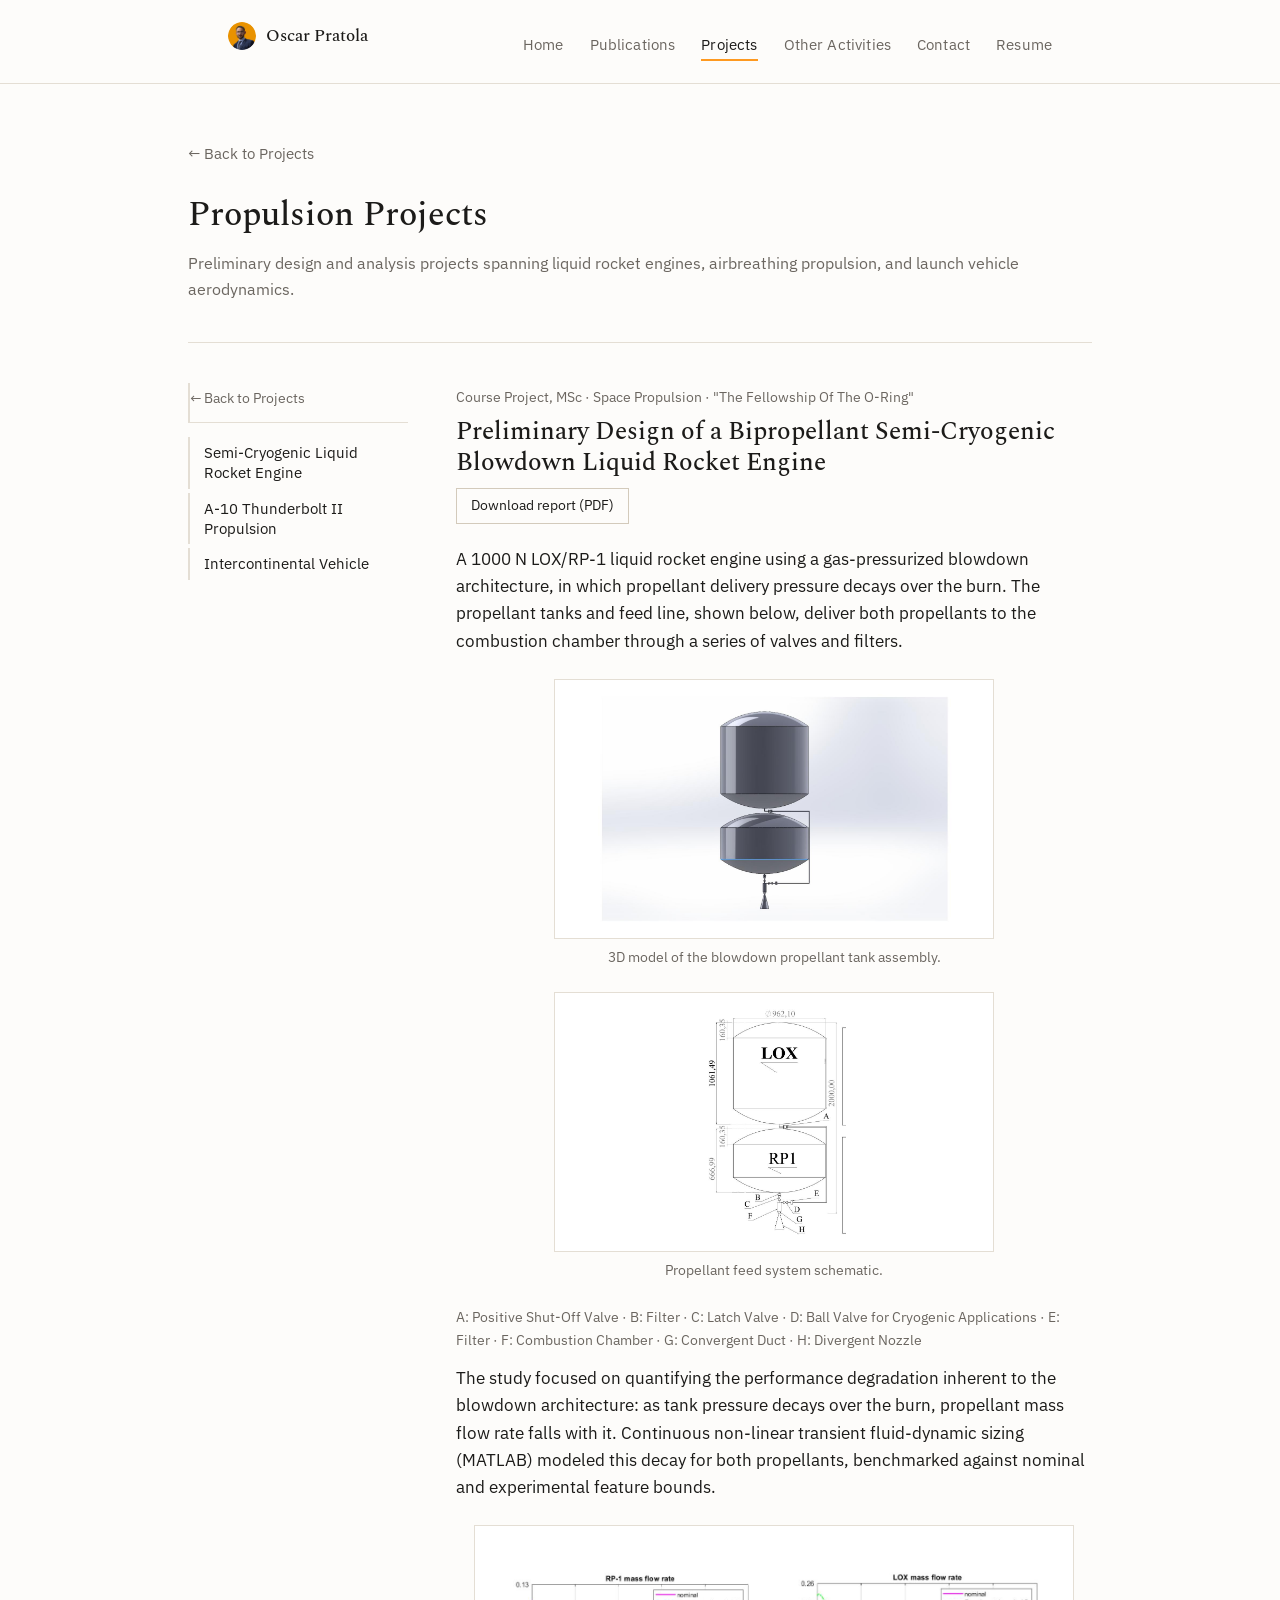
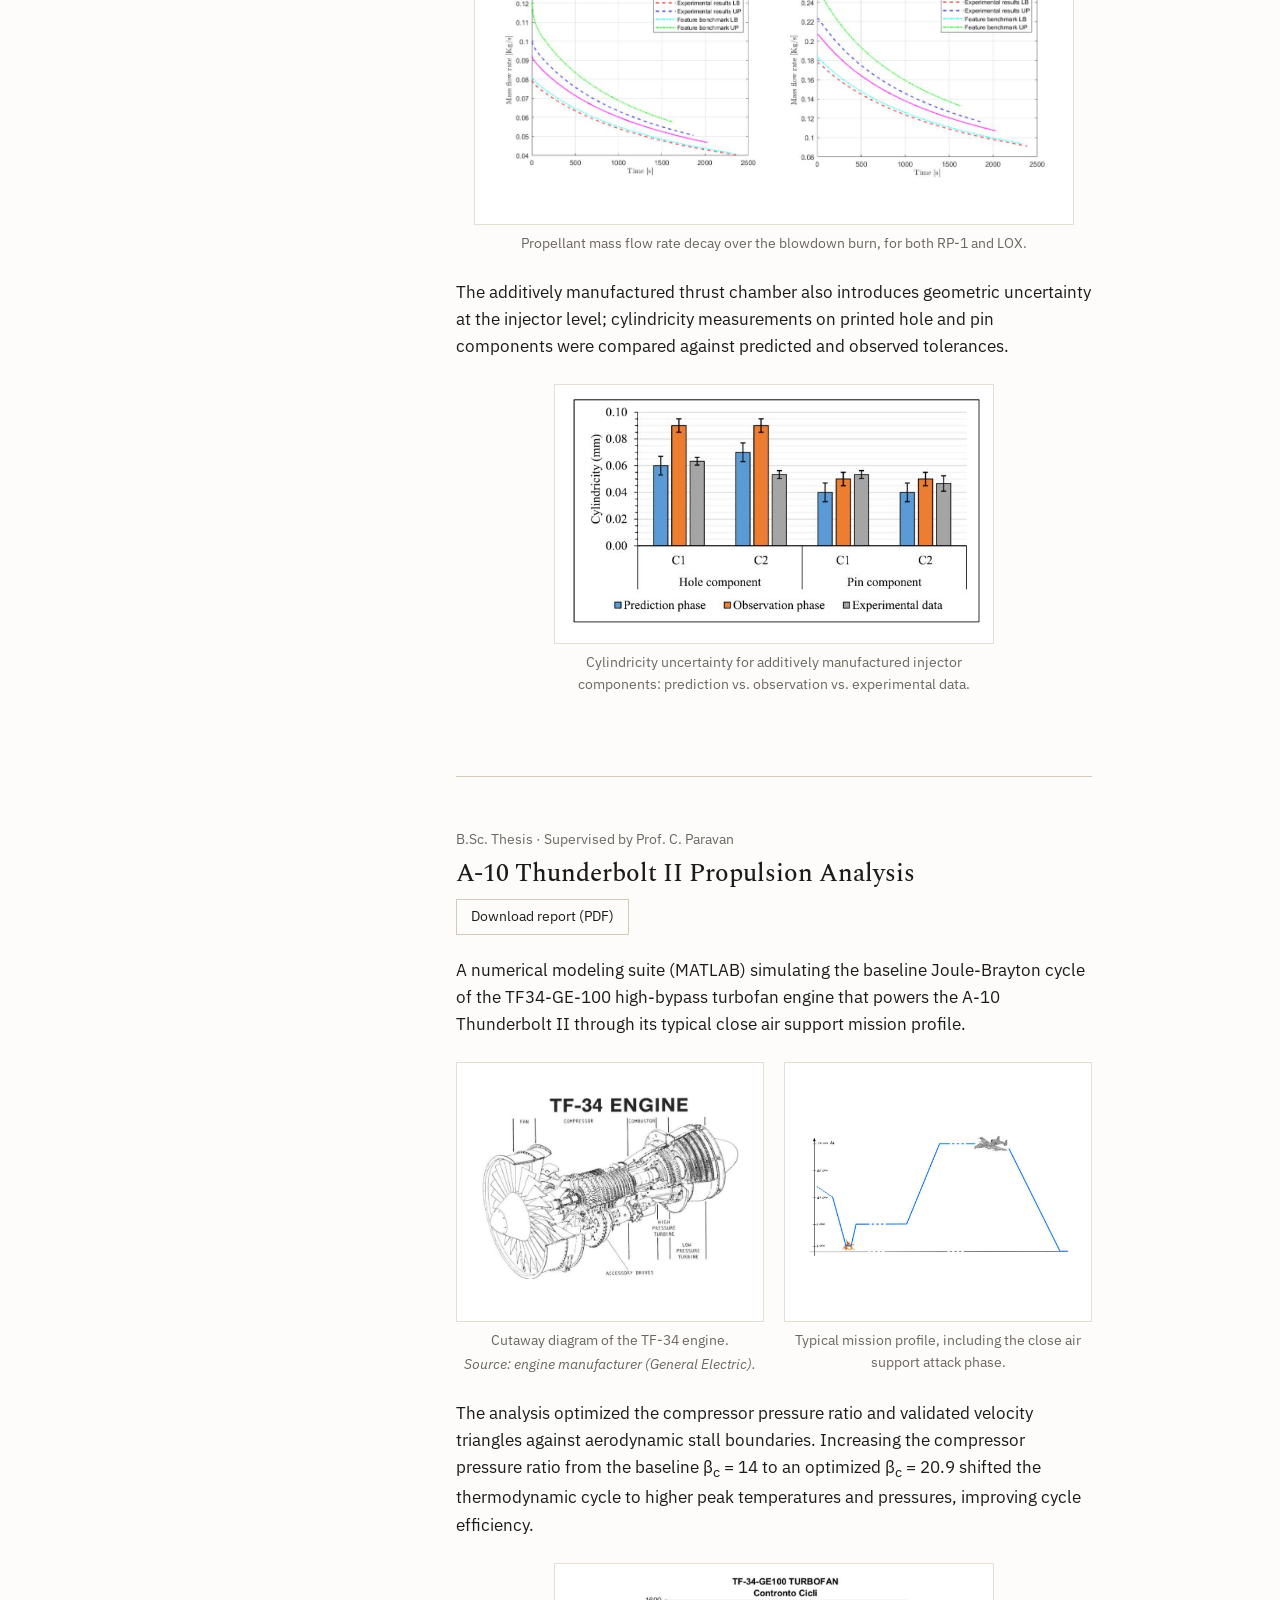
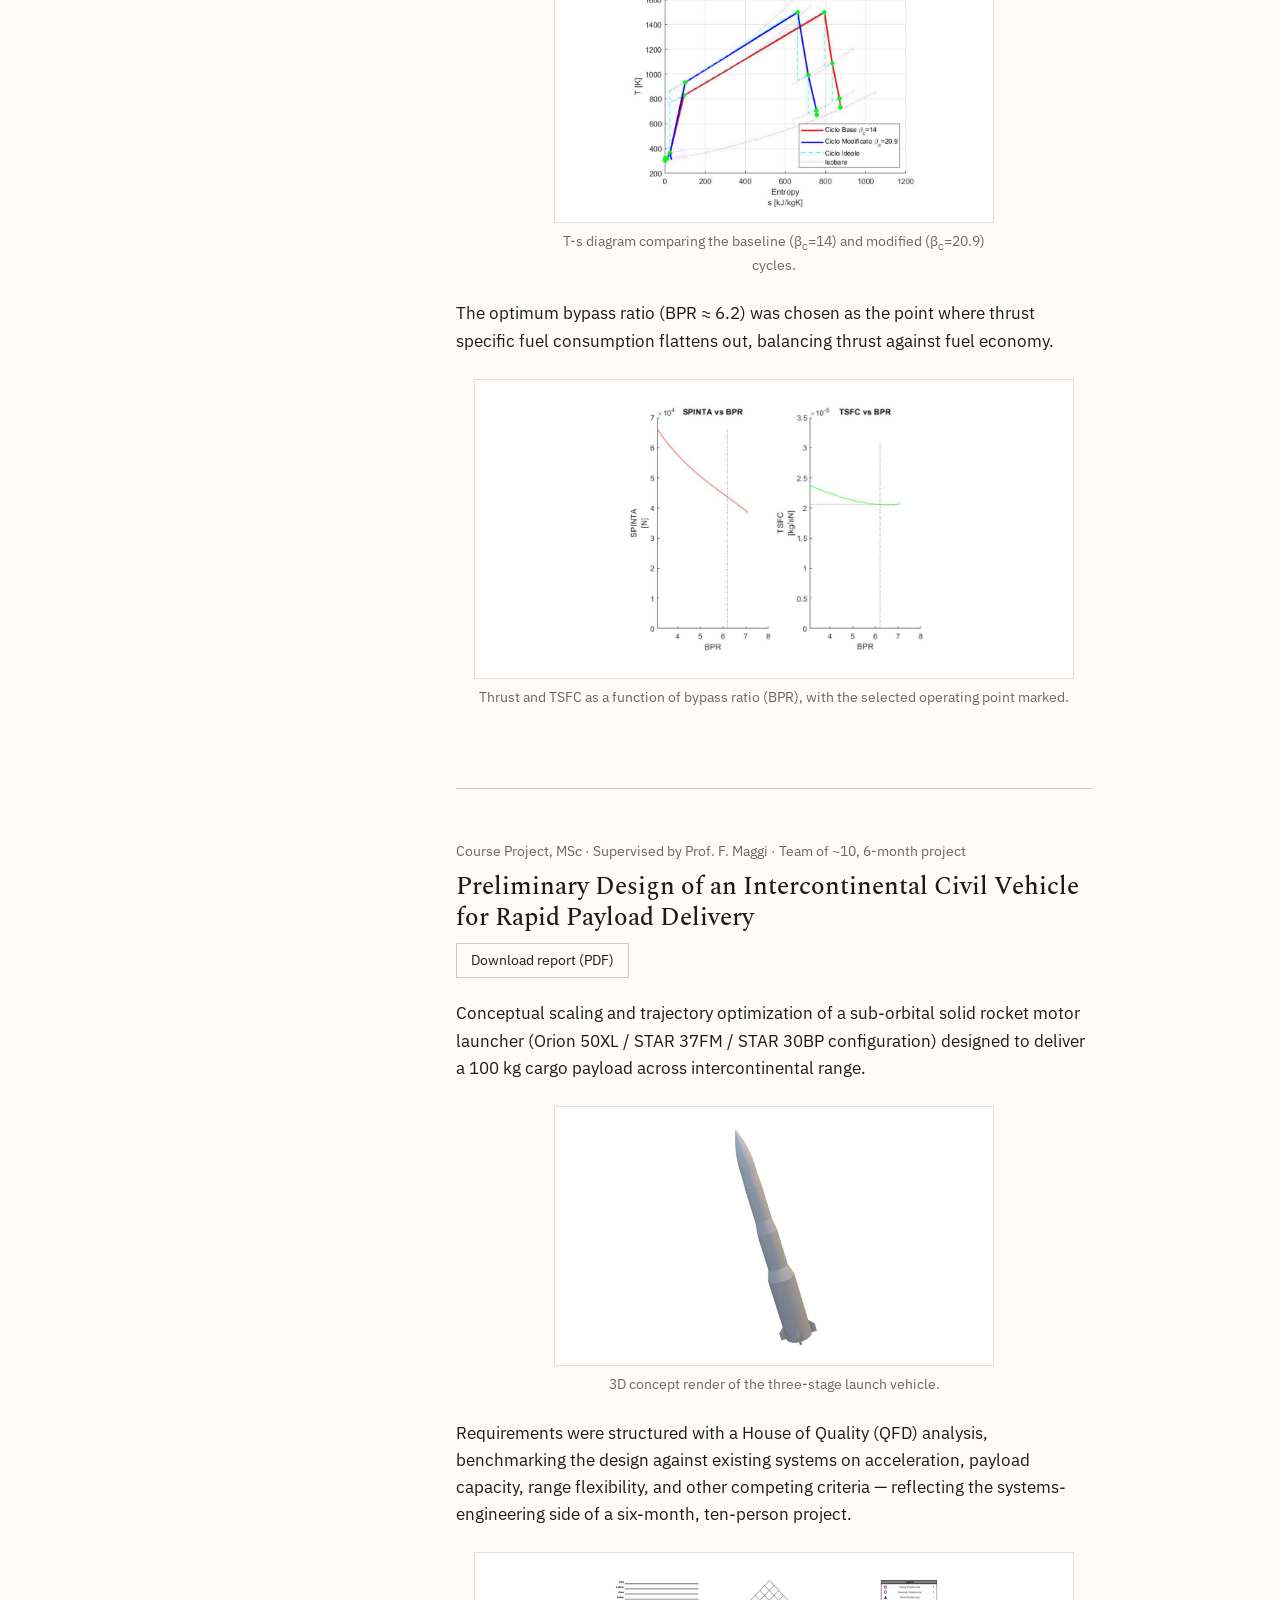
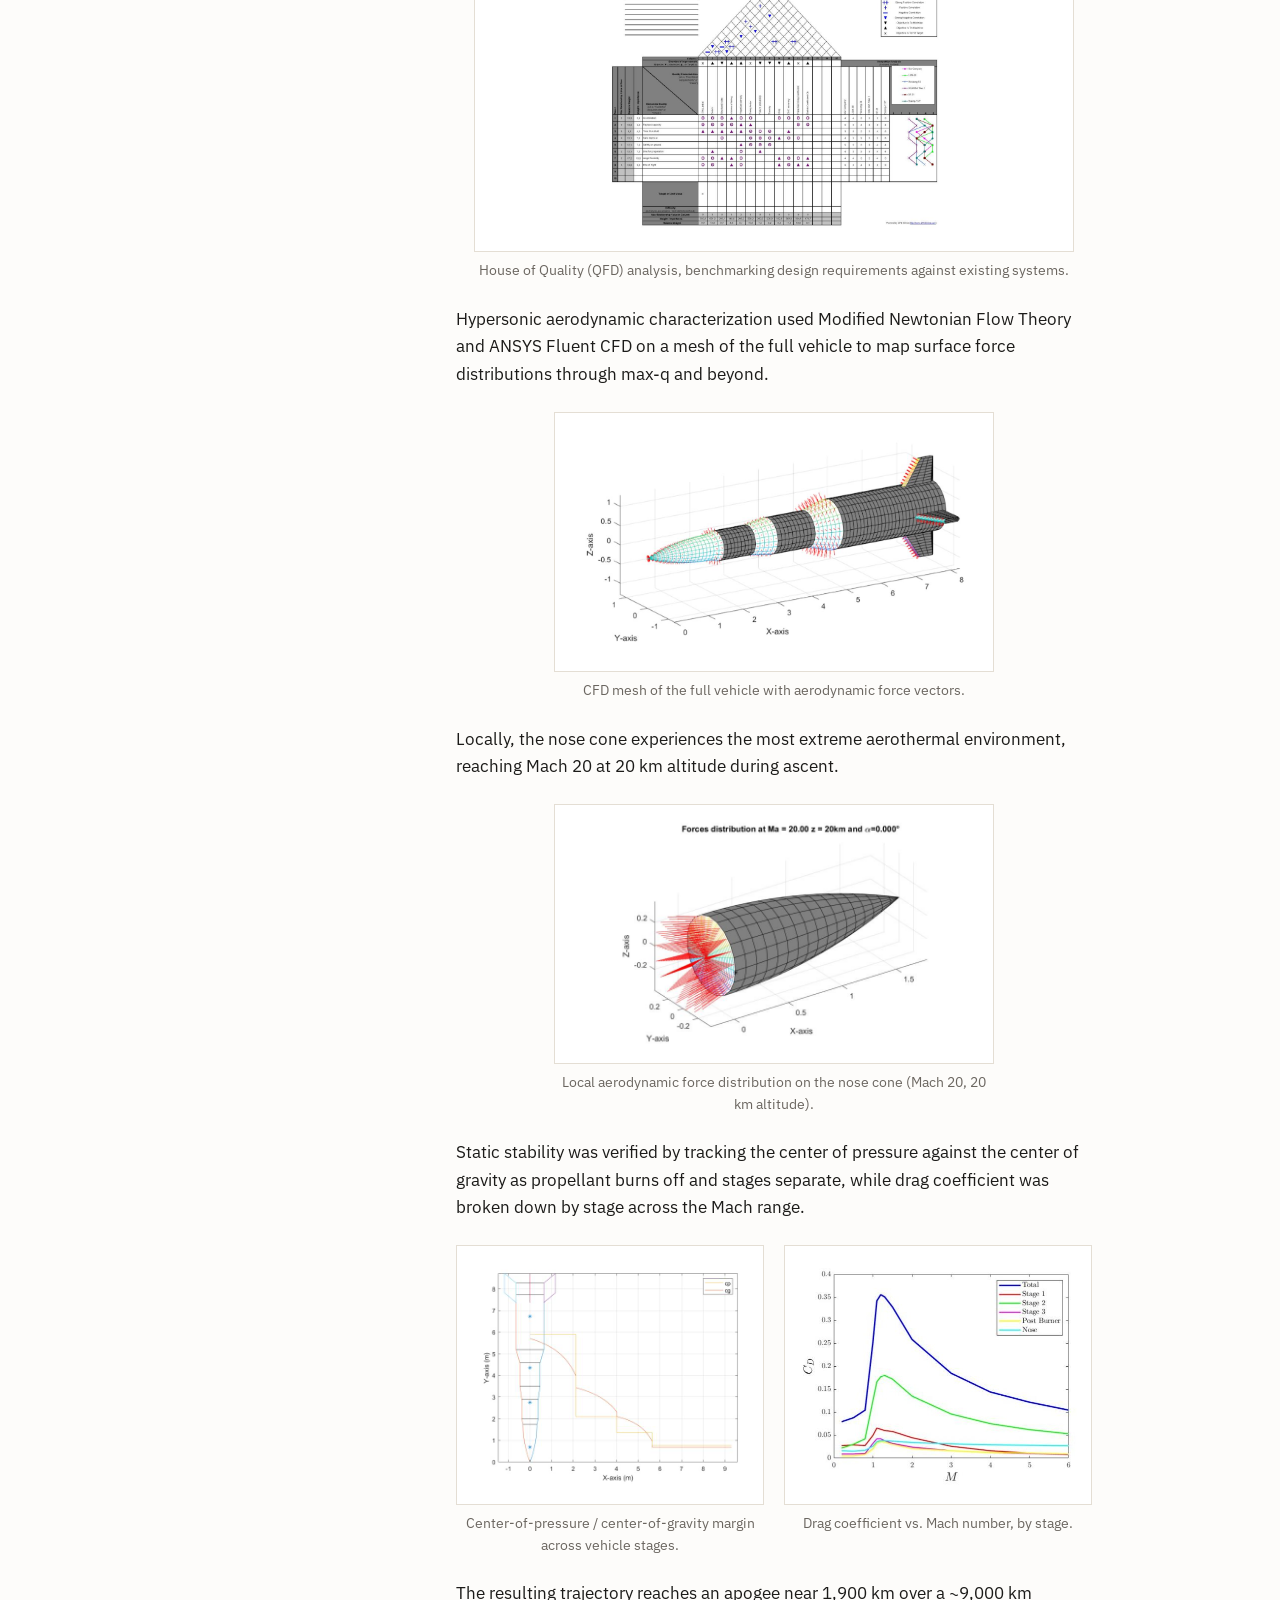
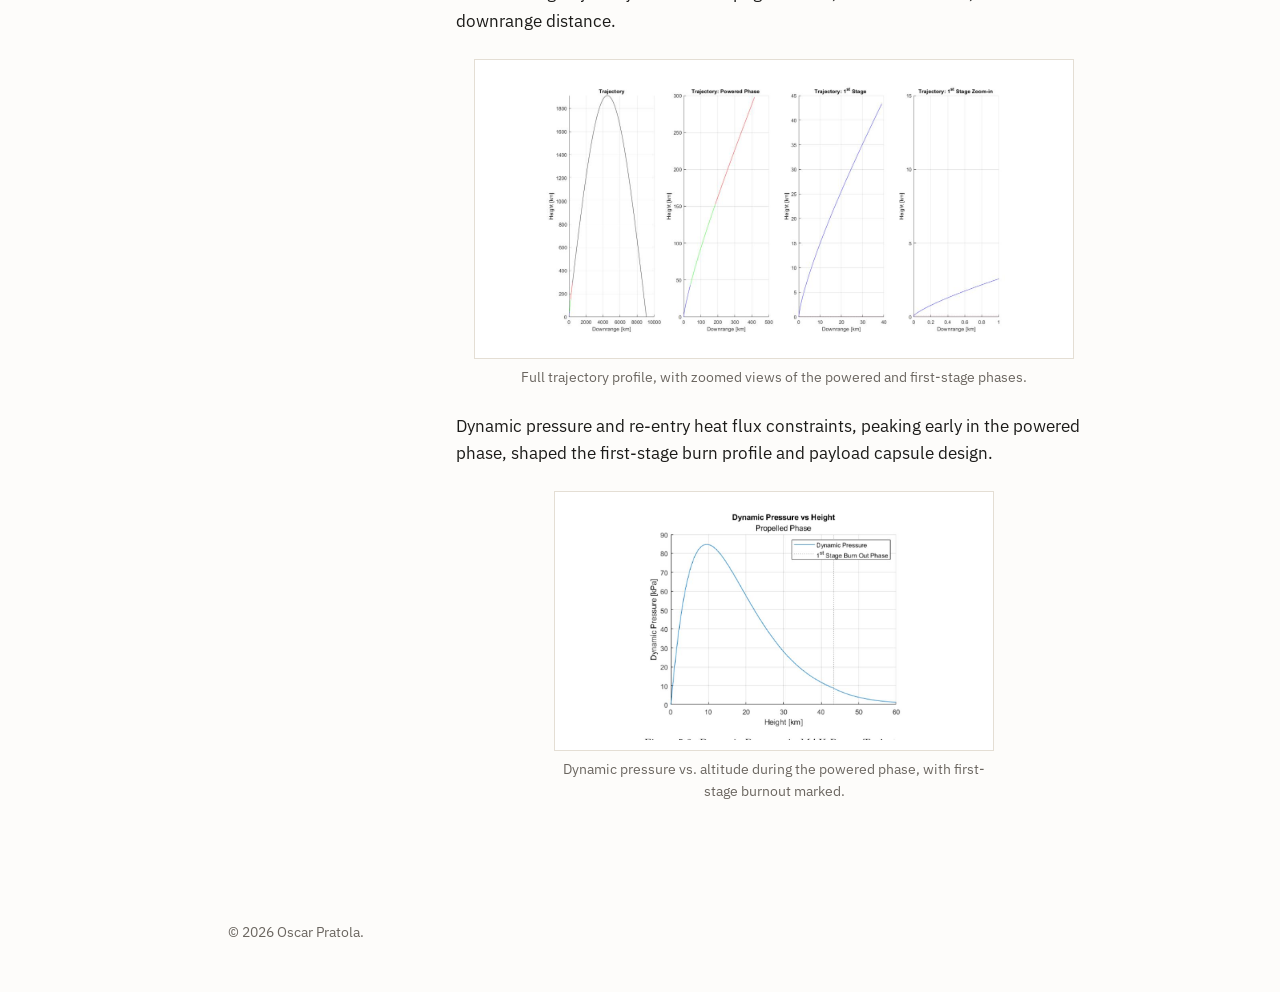
<file: projects/propulsion.html>
<!DOCTYPE html>
<html lang="en">
<head>
<meta charset="UTF-8">
<meta name="viewport" content="width=device-width, initial-scale=1">
<title>Propulsion Projects | Oscar Pratola</title>
<meta name="description" content="Propulsion course projects by Oscar Pratola: liquid rocket engine design, turbofan analysis, and launch vehicle preliminary design.">
<link rel="preconnect" href="https://fonts.googleapis.com">
<link rel="preconnect" href="https://fonts.gstatic.com" crossorigin>
<link href="https://fonts.googleapis.com/css2?family=Spectral:wght@400;500;600&family=IBM+Plex+Sans:wght@400;500;600&display=swap" rel="stylesheet">
<link rel="stylesheet" href="../style.css">
</head>
<body>

<div class="topbar">
  <div class="topbar-inner">
    <a class="brand" href="../index.html"><img class="brand-avatar" src="../images/profile.PNG" alt="">Oscar Pratola</a>
    <nav class="primary-nav" aria-label="Primary">
      <a href="../index.html">Home</a>
      <a href="../publications.html">Publications</a>
      <a href="../projects.html" aria-current="page">Projects</a>
      <a href="../otheractivities.html">Other Activities</a>
      <a href="../contact.html">Contact</a>
      <a href="../Documents/Oscar_Pratola_Resume.pdf" target="_blank" rel="noopener">Resume</a>
    </nav>
  </div>
</div>

<main class="with-toc">
  <a class="back-link" href="../projects.html">← Back to Projects</a>

  <div class="page-header">
    <h1>Propulsion Projects</h1>
    <p>Preliminary design and analysis projects spanning liquid rocket engines,
      airbreathing propulsion, and launch vehicle aerodynamics.</p>
  </div>

  <hr class="rule">

  <div class="project-layout">
    <nav class="project-toc" aria-label="Projects on this page">
      <a class="toc-back" href="https://oscarpratolaeng.github.io/projects.html">← Back to Projects</a>
      <a href="#semi-cryo">Semi-Cryogenic Liquid Rocket Engine</a>
      <a href="#a10">A-10 Thunderbolt II Propulsion</a>
      <a href="#icbm">Intercontinental Vehicle</a>
    </nav>

    <div class="project-content">

  <!-- ===================== SEMI-CRYOGENIC ENGINE ===================== -->
  <div class="project-section" id="semi-cryo">
    <div class="project-section-header">
      <span class="tag">Course Project, MSc · Space Propulsion · "The Fellowship Of The O-Ring"</span>
      <h2>Preliminary Design of a Bipropellant Semi-Cryogenic Blowdown Liquid Rocket Engine</h2>
      <a class="project-download" href="../Documents/ProjectsReport/Preliminary%20Design%20of%20a%20Semi-Cryogenic%20Liquid%20Motor.pdf" target="_blank" rel="noopener">Download report (PDF)</a>
    </div>

    <p>A 1000 N LOX/RP-1 liquid rocket engine using a gas-pressurized blowdown
      architecture, in which propellant delivery pressure decays over the burn. The
      propellant tanks and feed line, shown below, deliver both propellants to the
      combustion chamber through a series of valves and filters.</p>

    <figure class="figure-inline">
      <div class="frame"><img src="../images/projects/semi-cryo/tank-assembly-render.jpg" alt="3D CAD render of the LOX and RP-1 propellant tank assembly"></div>
      <figcaption>3D model of the blowdown propellant tank assembly.</figcaption>
    </figure>

    <figure class="figure-inline">
      <div class="frame"><img src="../images/projects/semi-cryo/propellant-feed-schematic.jpg" alt="Dimensioned technical schematic of the LOX and RP-1 tanks and feed line components"></div>
      <figcaption>Propellant feed system schematic.</figcaption>
    </figure>
    <p class="legend-note">A: Positive Shut-Off Valve · B: Filter · C: Latch Valve · D: Ball Valve for Cryogenic Applications · E: Filter · F: Combustion Chamber · G: Convergent Duct · H: Divergent Nozzle</p>

    <p>The study focused on quantifying the performance degradation inherent to the
      blowdown architecture: as tank pressure decays over the burn, propellant mass flow
      rate falls with it. Continuous non-linear transient fluid-dynamic sizing (MATLAB)
      modeled this decay for both propellants, benchmarked against nominal and
      experimental feature bounds.</p>

    <figure class="figure-inline wide">
      <div class="frame"><img src="../images/projects/semi-cryo/mass-flow-degradation.jpg" alt="Graphs of RP-1 and LOX mass flow rate decaying over time during the blowdown burn"></div>
      <figcaption>Propellant mass flow rate decay over the blowdown burn, for both RP-1 and LOX.</figcaption>
    </figure>

    <p>The additively manufactured thrust chamber also introduces geometric uncertainty at
      the injector level; cylindricity measurements on printed hole and pin components were
      compared against predicted and observed tolerances.</p>

    <figure class="figure-inline">
      <div class="frame"><img src="../images/projects/semi-cryo/am-tolerance-uncertainty.jpg" alt="Bar chart comparing predicted, observed, and experimental cylindricity for additively manufactured components"></div>
      <figcaption>Cylindricity uncertainty for additively manufactured injector components: prediction vs. observation vs. experimental data.</figcaption>
    </figure>
  </div>

  <hr class="entry-divider">

  <!-- ===================== A-10 THUNDERBOLT ===================== -->
  <div class="project-section" id="a10">
    <div class="project-section-header">
      <span class="tag">B.Sc. Thesis · Supervised by Prof. C. Paravan</span>
      <h2>A-10 Thunderbolt II Propulsion Analysis</h2>
      <a class="project-download" href="../Documents/ProjectsReport/Analysis%20of%20the%20Propulsion%20System%20of%20the%20A-10%20Thunderbolt%20II.pdf" target="_blank" rel="noopener">Download report (PDF)</a>
    </div>

    <p>A numerical modeling suite (MATLAB) simulating the baseline Joule-Brayton cycle of
      the TF34-GE-100 high-bypass turbofan engine that powers the A-10 Thunderbolt II
      through its typical close air support mission profile.</p>

    <div class="figure-pair">
      <figure class="figure-inline">
        <div class="frame"><img src="../images/projects/a10/tf34-engine-cutaway.jpg" alt="Cutaway technical diagram of the TF-34 turbofan engine showing fan, compressor, combustor, and turbine stages"></div>
        <figcaption>Cutaway diagram of the TF-34 engine.
          <span class="source-note">Source: engine manufacturer (General Electric).</span>
        </figcaption>
      </figure>
      <figure class="figure-inline">
        <div class="frame"><img src="../images/projects/a10/mission-profile.jpg" alt="Graph of the A-10 mission altitude profile over time, including a close air support attack phase"></div>
        <figcaption>Typical mission profile, including the close air support attack phase.</figcaption>
      </figure>
    </div>

    <p>The analysis optimized the compressor pressure ratio and validated velocity
      triangles against aerodynamic stall boundaries. Increasing the compressor pressure
      ratio from the baseline β<sub>c</sub> = 14 to an optimized β<sub>c</sub> = 20.9
      shifted the thermodynamic cycle to higher peak temperatures and pressures,
      improving cycle efficiency.</p>

    <figure class="figure-inline">
      <div class="frame"><img src="../images/projects/a10/ts-diagram-cycle-comparison.jpg" alt="Temperature-entropy diagram comparing the baseline and modified turbofan thermodynamic cycles"></div>
      <figcaption>T-s diagram comparing the baseline (β<sub>c</sub>=14) and modified (β<sub>c</sub>=20.9) cycles.</figcaption>
    </figure>

    <p>The optimum bypass ratio (BPR ≈ 6.2) was chosen as the point where thrust specific
      fuel consumption flattens out, balancing thrust against fuel economy.</p>

    <figure class="figure-inline wide">
      <div class="frame"><img src="../images/projects/a10/thrust-tsfc-vs-bpr.jpg" alt="Graphs of thrust and thrust specific fuel consumption as a function of bypass ratio"></div>
      <figcaption>Thrust and TSFC as a function of bypass ratio (BPR), with the selected operating point marked.</figcaption>
    </figure>
  </div>

  <hr class="entry-divider">

  <!-- ===================== ICBM / INTERCONTINENTAL VEHICLE ===================== -->
  <div class="project-section" id="icbm">
    <div class="project-section-header">
      <span class="tag">Course Project, MSc · Supervised by Prof. F. Maggi · Team of ~10, 6-month project</span>
      <h2>Preliminary Design of an Intercontinental Civil Vehicle for Rapid Payload Delivery</h2>
      <a class="project-download" href="../Documents/ProjectsReport/Preliminary%20Design%20of%20an%20Intercontinental%20Ballistic%20Missile%20Aimed%20to%20Deliver%20a%20100%20kg%20Payload.pdf" target="_blank" rel="noopener">Download report (PDF)</a>
    </div>

    <p>Conceptual scaling and trajectory optimization of a sub-orbital solid rocket motor
      launcher (Orion 50XL / STAR 37FM / STAR 30BP configuration) designed to deliver a
      100 kg cargo payload across intercontinental range.</p>

    <figure class="figure-inline">
      <div class="frame"><img src="../images/projects/icbm/concept-render.jpg" alt="3D CAD render of the three-stage launch vehicle concept"></div>
      <figcaption>3D concept render of the three-stage launch vehicle.</figcaption>
    </figure>

    <p>Requirements were structured with a House of Quality (QFD) analysis, benchmarking
      the design against existing systems on acceleration, payload capacity, range
      flexibility, and other competing criteria — reflecting the systems-engineering side
      of a six-month, ten-person project.</p>

    <figure class="figure-inline wide">
      <div class="frame"><img src="../images/projects/icbm/qfd-requirements-analysis.jpg" alt="House of Quality QFD diagram comparing the design against competitor systems"></div>
      <figcaption>House of Quality (QFD) analysis, benchmarking design requirements against existing systems.</figcaption>
    </figure>

    <p>Hypersonic aerodynamic characterization used Modified Newtonian Flow Theory and
      ANSYS Fluent CFD on a mesh of the full vehicle to map surface force distributions
      through max-q and beyond.</p>

    <figure class="figure-inline">
      <div class="frame"><img src="../images/projects/icbm/aero-forces-mesh.jpg" alt="CFD mesh of the full launch vehicle with aerodynamic force vectors overlaid"></div>
      <figcaption>CFD mesh of the full vehicle with aerodynamic force vectors.</figcaption>
    </figure>

    <p>Locally, the nose cone experiences the most extreme aerothermal environment,
      reaching Mach 20 at 20 km altitude during ascent.</p>

    <figure class="figure-inline">
      <div class="frame"><img src="../images/projects/icbm/nosecone-forces-mach20.jpg" alt="Local force distribution on the nose cone at Mach 20 and 20 km altitude"></div>
      <figcaption>Local aerodynamic force distribution on the nose cone (Mach 20, 20 km altitude).</figcaption>
    </figure>

    <p>Static stability was verified by tracking the center of pressure against the
      center of gravity as propellant burns off and stages separate, while drag
      coefficient was broken down by stage across the Mach range.</p>

    <div class="figure-pair">
      <figure class="figure-inline">
        <div class="frame"><img src="../images/projects/icbm/cp-cg-stability-diagram.jpg" alt="Diagram tracking center of pressure and center of gravity position along the vehicle across stages"></div>
        <figcaption>Center-of-pressure / center-of-gravity margin across vehicle stages.</figcaption>
      </figure>
      <figure class="figure-inline">
        <div class="frame"><img src="../images/projects/icbm/drag-coefficient-vs-mach.jpg" alt="Graphs of total and per-stage drag coefficient as a function of Mach number"></div>
        <figcaption>Drag coefficient vs. Mach number, by stage.</figcaption>
      </figure>
    </div>

    <p>The resulting trajectory reaches an apogee near 1,900 km over a ~9,000 km downrange
      distance.</p>

    <figure class="figure-inline wide">
      <div class="frame"><img src="../images/projects/icbm/trajectory-profile.jpg" alt="Full flight trajectory graphs showing altitude versus downrange distance, with zoomed views of the powered and first-stage phases"></div>
      <figcaption>Full trajectory profile, with zoomed views of the powered and first-stage phases.</figcaption>
    </figure>

    <p>Dynamic pressure and re-entry heat flux constraints, peaking early in the powered
      phase, shaped the first-stage burn profile and payload capsule design.</p>

    <figure class="figure-inline">
      <div class="frame"><img src="../images/projects/icbm/dynamic-pressure-profile.jpg" alt="Graph of dynamic pressure versus altitude during the powered flight phase"></div>
      <figcaption>Dynamic pressure vs. altitude during the powered phase, with first-stage burnout marked.</figcaption>
    </figure>
  </div>

    </div>
  </div>
</main>

<footer>
  © 2026 Oscar Pratola.
</footer>

</body>
</html>
</file>
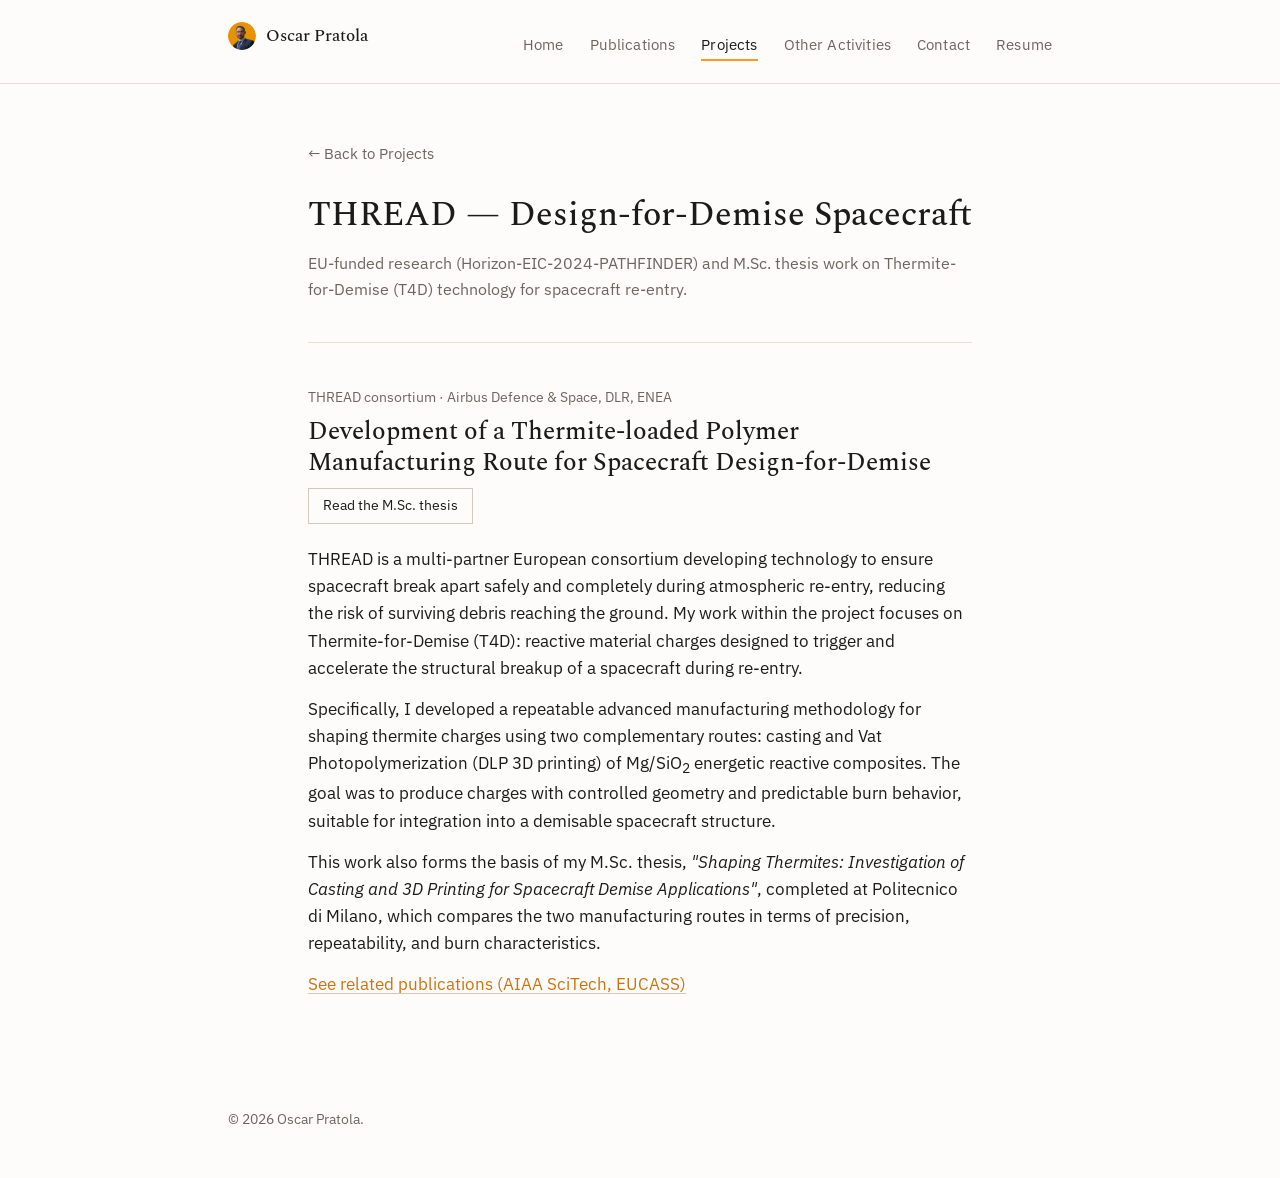
<file: projects/thread-t4d.html>
<!DOCTYPE html>
<html lang="en">
<head>
<meta charset="UTF-8">
<meta name="viewport" content="width=device-width, initial-scale=1">
<title>THREAD — Thermite-for-Demise | Oscar Pratola</title>
<meta name="description" content="THREAD: EU-funded Design-for-Demise spacecraft project. Development of a thermite-loaded polymer manufacturing route for satellite demise.">
<link rel="preconnect" href="https://fonts.googleapis.com">
<link rel="preconnect" href="https://fonts.gstatic.com" crossorigin>
<link href="https://fonts.googleapis.com/css2?family=Spectral:wght@400;500;600&family=IBM+Plex+Sans:wght@400;500;600&display=swap" rel="stylesheet">
<link rel="stylesheet" href="../style.css">
</head>
<body>

<div class="topbar">
  <div class="topbar-inner">
    <a class="brand" href="../index.html"><img class="brand-avatar" src="../images/profile.PNG" alt="">Oscar Pratola</a>
    <nav class="primary-nav" aria-label="Primary">
      <a href="../index.html">Home</a>
      <a href="../publications.html">Publications</a>
      <a href="../projects.html" aria-current="page">Projects</a>
      <a href="../otheractivities.html">Other Activities</a>
      <a href="../contact.html">Contact</a>
      <a href="../Documents/Oscar_Pratola_Resume.pdf" target="_blank" rel="noopener">Resume</a>
    </nav>
  </div>
</div>

<main>
  <a class="back-link" href="../projects.html">← Back to Projects</a>

  <div class="page-header">
    <h1>THREAD — Design-for-Demise Spacecraft</h1>
    <p>EU-funded research (Horizon-EIC-2024-PATHFINDER) and M.Sc. thesis work on
      Thermite-for-Demise (T4D) technology for spacecraft re-entry.</p>
  </div>

  <hr class="rule">

  <div class="project-section">
    <div class="project-section-header">
      <span class="tag">THREAD consortium · Airbus Defence &amp; Space, DLR, ENEA</span>
      <h2>Development of a Thermite-loaded Polymer Manufacturing Route for Spacecraft Design-for-Demise</h2>
      <a class="project-download" href="https://hdl.handle.net/10589/244025" target="_blank" rel="noopener">Read the M.Sc. thesis</a>
    </div>

    <p>THREAD is a multi-partner European consortium developing technology to ensure
      spacecraft break apart safely and completely during atmospheric re-entry, reducing
      the risk of surviving debris reaching the ground. My work within the project focuses
      on Thermite-for-Demise (T4D): reactive material charges designed to trigger and
      accelerate the structural breakup of a spacecraft during re-entry.</p>

    <p>Specifically, I developed a repeatable advanced manufacturing methodology for
      shaping thermite charges using two complementary routes: casting and Vat
      Photopolymerization (DLP 3D printing) of Mg/SiO<sub>2</sub> energetic reactive
      composites. The goal was to produce charges with controlled geometry and
      predictable burn behavior, suitable for integration into a demisable spacecraft
      structure.</p>

    <p>This work also forms the basis of my M.Sc. thesis, <em>"Shaping Thermites:
      Investigation of Casting and 3D Printing for Spacecraft Demise Applications"</em>,
      completed at Politecnico di Milano, which compares the two manufacturing routes in
      terms of precision, repeatability, and burn characteristics.</p>

    <p><a href="../publications.html">See related publications (AIAA SciTech, EUCASS)</a></p>
  </div>
</main>

<footer>
  © 2026 Oscar Pratola.
</footer>

</body>
</html>
</file>
<file: style.css>
:root {
  --ink: #1c1b19;
  --paper: #fdfcfa;
  --accent: #fe9920;
  --accent-deep: #c97412;
  --steel: #6b6660;
  --rule: #e4ded4;
  --rule-strong: #d3cabb;
  --max-width: 720px;
}

* {
  box-sizing: border-box;
}

html {
  -webkit-text-size-adjust: 100%;
}

body {
  margin: 0;
  background: var(--paper);
  color: var(--ink);
  font-family: "IBM Plex Sans", -apple-system, BlinkMacSystemFont, "Segoe UI", sans-serif;
  font-size: 17px;
  line-height: 1.6;
  -webkit-font-smoothing: antialiased;
}

h1, h2, h3 {
  font-family: "Spectral", Georgia, "Times New Roman", serif;
  font-weight: 500;
  color: var(--ink);
  line-height: 1.25;
  margin: 0;
}

a {
  color: var(--accent-deep);
  text-decoration-color: var(--rule-strong);
  text-underline-offset: 3px;
}

a:hover,
a:focus-visible {
  color: var(--accent);
  text-decoration-color: var(--accent);
}

a:focus-visible,
button:focus-visible {
  outline: 2px solid var(--accent);
  outline-offset: 3px;
}

/* --- Top navigation --- */

.topbar {
  border-bottom: 1px solid var(--rule);
}

.topbar-inner {
  max-width: 880px;
  margin: 0 auto;
  padding: 22px 28px;
  display: flex;
  align-items: baseline;
  justify-content: space-between;
  gap: 24px;
  flex-wrap: wrap;
}

.brand {
  font-family: "Spectral", Georgia, serif;
  font-size: 1.05rem;
  font-weight: 500;
  color: var(--ink);
  text-decoration: none;
  white-space: nowrap;
  display: inline-flex;
  align-items: center;
  gap: 10px;
}

.brand-avatar {
  width: 28px;
  height: 28px;
  border-radius: 50%;
  object-fit: cover;
  flex-shrink: 0;
}

.brand:hover {
  color: var(--accent-deep);
}

nav.primary-nav {
  display: flex;
  gap: 26px;
  flex-wrap: wrap;
}

nav.primary-nav a {
  color: var(--steel);
  text-decoration: none;
  font-size: 0.95rem;
  letter-spacing: 0.01em;
  padding-bottom: 3px;
  border-bottom: 2px solid transparent;
}

nav.primary-nav a:hover,
nav.primary-nav a:focus-visible {
  color: var(--ink);
  border-bottom-color: var(--accent);
}

nav.primary-nav a[aria-current="page"] {
  color: var(--ink);
  border-bottom-color: var(--accent);
}

/* --- Page shell --- */

main {
  max-width: var(--max-width);
  margin: 0 auto;
  padding: 56px 28px 96px;
}

.eyebrow {
  color: var(--steel);
  font-size: 0.9rem;
}

.rule {
  border: none;
  border-top: 1px solid var(--rule);
  margin: 40px 0;
}

/* --- Home hero --- */

.hero-top {
  display: flex;
  align-items: flex-start;
  gap: 24px;
  flex-wrap: wrap;
}

.hero-photo {
  width: 96px;
  height: 96px;
  border-radius: 50%;
  object-fit: cover;
  flex-shrink: 0;
}

.hero-heading {
  display: flex;
  flex-direction: column;
  gap: 10px;
}

.hero h1 {
  font-size: 2.6rem;
}

.hero .role {
  margin-top: 10px;
  font-size: 1.15rem;
  color: var(--steel);
}
@media (min-width: 561px) {
  .hero .role {
    white-space: nowrap;
  }
}

.hero .role strong {
  color: var(--ink);
  font-weight: 500;
}

.intro {
  margin-top: 28px;
  font-size: 1.05rem;
}

.intro .accent-mark {
  color: var(--accent-deep);
}

.credentials {
  margin-top: 32px;
  display: grid;
  gap: 14px;
}

.credential-row {
  display: grid;
  grid-template-columns: 130px 1fr;
  gap: 18px;
  font-size: 0.96rem;
  align-items: baseline;
}

.credential-row dt {
  color: var(--steel);
}

.credential-row dd {
  margin: 0;
}

.cta-row {
  margin-top: 36px;
  display: flex;
  gap: 28px;
  flex-wrap: wrap;
}

.cta-row a {
  font-size: 1rem;
  text-decoration: none;
  border-bottom: 1px solid var(--rule-strong);
  padding-bottom: 2px;
}

.cta-row a:hover {
  border-bottom-color: var(--accent);
}

/* --- Section headers used on interior pages --- */

.page-header h1 {
  font-size: 2.1rem;
}

.page-header p {
  margin-top: 14px;
  color: var(--steel);
  font-size: 1.02rem;
}

/* --- Entry list: publications / projects --- */

.entry-list {
  display: grid;
  gap: 36px;
}

.entry {
  display: grid;
  gap: 6px;
}

.entry-meta {
  font-size: 0.88rem;
  color: var(--steel);
  display: flex;
  gap: 10px;
  flex-wrap: wrap;
}

.entry-meta .venue {
  color: var(--accent-deep);
}

.entry h2 {
  font-size: 1.25rem;
}

.entry h2 a {
  color: var(--ink);
  text-decoration: none;
}

.entry h2 a:hover {
  color: var(--accent-deep);
}

.entry p {
  margin: 4px 0 0;
  color: var(--ink);
}

.entry-divider {
  border: none;
  border-top: 1px solid var(--rule);
  margin: 0;
}

/* --- Project cards (kept plain, no card-kit styling) --- */

.project {
  display: grid;
  gap: 10px;
}

.project h2 {
  font-size: 1.35rem;
}

.project .tag {
  font-size: 0.85rem;
  color: var(--steel);
}

.project ul {
  margin: 6px 0 0;
  padding-left: 20px;
}

.project li {
  margin-bottom: 4px;
}

/* --- Contact page --- */

.contact-list {
  display: grid;
  gap: 22px;
  margin-top: 32px;
}

.contact-row {
  display: grid;
  grid-template-columns: 120px 1fr;
  gap: 18px;
  align-items: baseline;
  font-size: 1.02rem;
}

.contact-row dt {
  color: var(--steel);
  font-size: 0.92rem;
}

.contact-row dd {
  margin: 0;
}

/* --- Footer --- */

footer {
  max-width: 880px;
  margin: 0 auto;
  padding: 0 28px 48px;
  color: var(--steel);
  font-size: 0.85rem;
}

/* --- Responsive --- */

@media (max-width: 560px) {
  .hero h1 {
    font-size: 2.1rem;
  }
  .credential-row,
  .contact-row {
    grid-template-columns: 1fr;
    gap: 4px;
  }
  main {
    padding: 40px 20px 72px;
  }
  .topbar-inner {
    padding: 18px 20px;
  }
}

@media (prefers-reduced-motion: reduce) {
  * {
    scroll-behavior: auto !important;
  }
}

/* --- Project index cards (projects.html) --- */

.project-index {
  display: grid;
  gap: 30px;
}

.project-index-card {
  display: grid;
  gap: 8px;
  padding: 24px 0;
}

.project-index-card h2 {
  font-size: 1.35rem;
}

.project-index-card h2 a {
  color: var(--ink);
  text-decoration: underline;
  text-decoration-color: var(--rule-strong);
  text-underline-offset: 3px;
}

.project-index-card h2 a:hover {
  color: var(--accent-deep);
  text-decoration-color: var(--accent);
}

.project-index-card .project-list a {
  color: var(--steel);
  text-decoration: underline;
  text-decoration-color: var(--rule);
  text-underline-offset: 2px;
}

.project-index-card .project-list a:hover {
  color: var(--accent-deep);
  text-decoration-color: var(--accent);
}

.project-index-card .project-list {
  margin: 6px 0 0;
  padding-left: 20px;
  color: var(--steel);
  font-size: 0.95rem;
}

.project-index-card .project-list li {
  margin-bottom: 3px;
}

/* --- Project detail pages (thread-t4d, materials-science, etc.) --- */

.back-link {
  display: inline-block;
  margin-bottom: 28px;
  font-size: 0.92rem;
  color: var(--steel);
  text-decoration: none;
}

.back-link:hover {
  color: var(--accent-deep);
}

.project-section {
  margin-bottom: 80px;
}

.project-section:last-child {
  margin-bottom: 0;
}

.project-section + hr.entry-divider,
hr.entry-divider + .project-section {
  margin-top: 8px;
}

.project-section + hr.entry-divider {
  margin-bottom: 48px;
}

.project-section-header {
  margin-bottom: 22px;
}

.project-section-header .tag {
  font-size: 0.85rem;
  color: var(--steel);
}

.project-section-header h2 {
  font-size: 1.55rem;
  margin-top: 6px;
}

.project-section p {
  margin: 14px 0;
}

/* A single figure, placed inline right where the text refers to it.
   Fixed frame height with object-fit:contain keeps every image the same
   visual size regardless of its native aspect ratio. */
.figure-inline {
  margin: 24px auto;
  max-width: 440px;
}

.figure-inline.wide {
  max-width: 600px;
}

.figure-inline .frame {
  height: 260px;
  border: 1px solid var(--rule);
  background: #fff;
  display: flex;
  align-items: center;
  justify-content: center;
  padding: 10px;
  box-sizing: border-box;
}

.figure-inline.wide .frame {
  height: 300px;
}

.figure-inline img {
  max-width: 100%;
  max-height: 100%;
  width: auto;
  height: auto;
  display: block;
}

.figure-inline figcaption {
  margin-top: 8px;
  font-size: 0.85rem;
  color: var(--steel);
  text-align: center;
}

/* Two figures shown side by side for a direct comparison (before/after,
   two related plots). Each keeps the same fixed-height frame as above. */
.figure-pair {
  display: grid;
  grid-template-columns: 1fr 1fr;
  gap: 20px;
  margin: 24px 0;
}

.figure-pair .figure-inline {
  max-width: none;
  margin: 0;
}

@media (max-width: 560px) {
  .figure-pair {
    grid-template-columns: 1fr;
  }
}

.figure-inline figcaption .source-note,
.figure-pair figcaption .source-note {
  display: block;
  font-style: italic;
  margin-top: 2px;
}

.results-table {
  width: 100%;
  border-collapse: collapse;
  margin: 20px 0;
  font-size: 0.92rem;
}

.results-table th,
.results-table td {
  text-align: left;
  padding: 8px 14px 8px 0;
  border-bottom: 1px solid var(--rule);
}

.results-table th {
  color: var(--steel);
  font-weight: 500;
}

.project-links {
  margin-top: 18px;
  display: flex;
  gap: 20px;
  flex-wrap: wrap;
  font-size: 0.95rem;
}

.legend-note {
  font-size: 0.88rem;
  color: var(--steel);
  margin-top: -8px;
}

.project-download {
  display: inline-block;
  margin-top: 10px;
  padding: 6px 14px;
  border: 1px solid var(--rule-strong);
  font-size: 0.85rem;
  color: var(--ink);
  text-decoration: none;
}

.project-download:hover {
  border-color: var(--accent);
  color: var(--accent-deep);
}

/* --- Left-side table of contents for multi-project pages --- */

main.with-toc {
  max-width: 960px;
}

.project-layout {
  display: grid;
  grid-template-columns: 220px 1fr;
  gap: 48px;
  align-items: start;
}

.project-toc {
  position: sticky;
  top: 28px;
  display: flex;
  flex-direction: column;
  gap: 4px;
}

.project-toc .toc-back {
  display: block;
  padding: 6px 0 14px;
  margin-bottom: 10px;
  border-bottom: 1px solid var(--rule);
  font-size: 0.88rem;
  color: var(--steel);
  text-decoration: none;
}

.project-toc .toc-back:hover {
  color: var(--accent-deep);
}

.project-toc a {
  display: block;
  padding: 6px 0 6px 14px;
  border-left: 2px solid var(--rule);
  font-size: 0.92rem;
  line-height: 1.35;
  color: var(--ink);
  text-decoration: none;
}

.project-toc a:hover {
  color: var(--accent-deep);
  border-left-color: var(--accent);
}

.project-content {
  min-width: 0;
}

@media (max-width: 760px) {
  .project-layout {
    grid-template-columns: 1fr;
  }
  .project-toc {
    position: static;
    margin-bottom: 32px;
  }
}

/* Stronger visual break between projects within the same category page */
.project-content hr.entry-divider {
  border-top: 1px solid var(--rule-strong);
}

.accent-mark a {
  color: inherit;
  text-decoration-color: currentColor;
}

.accent-mark a:hover {
  color: var(--accent);
}

.cta-icon-link {
  display: inline-flex;
  align-items: center;
  gap: 6px;
}
</file>
